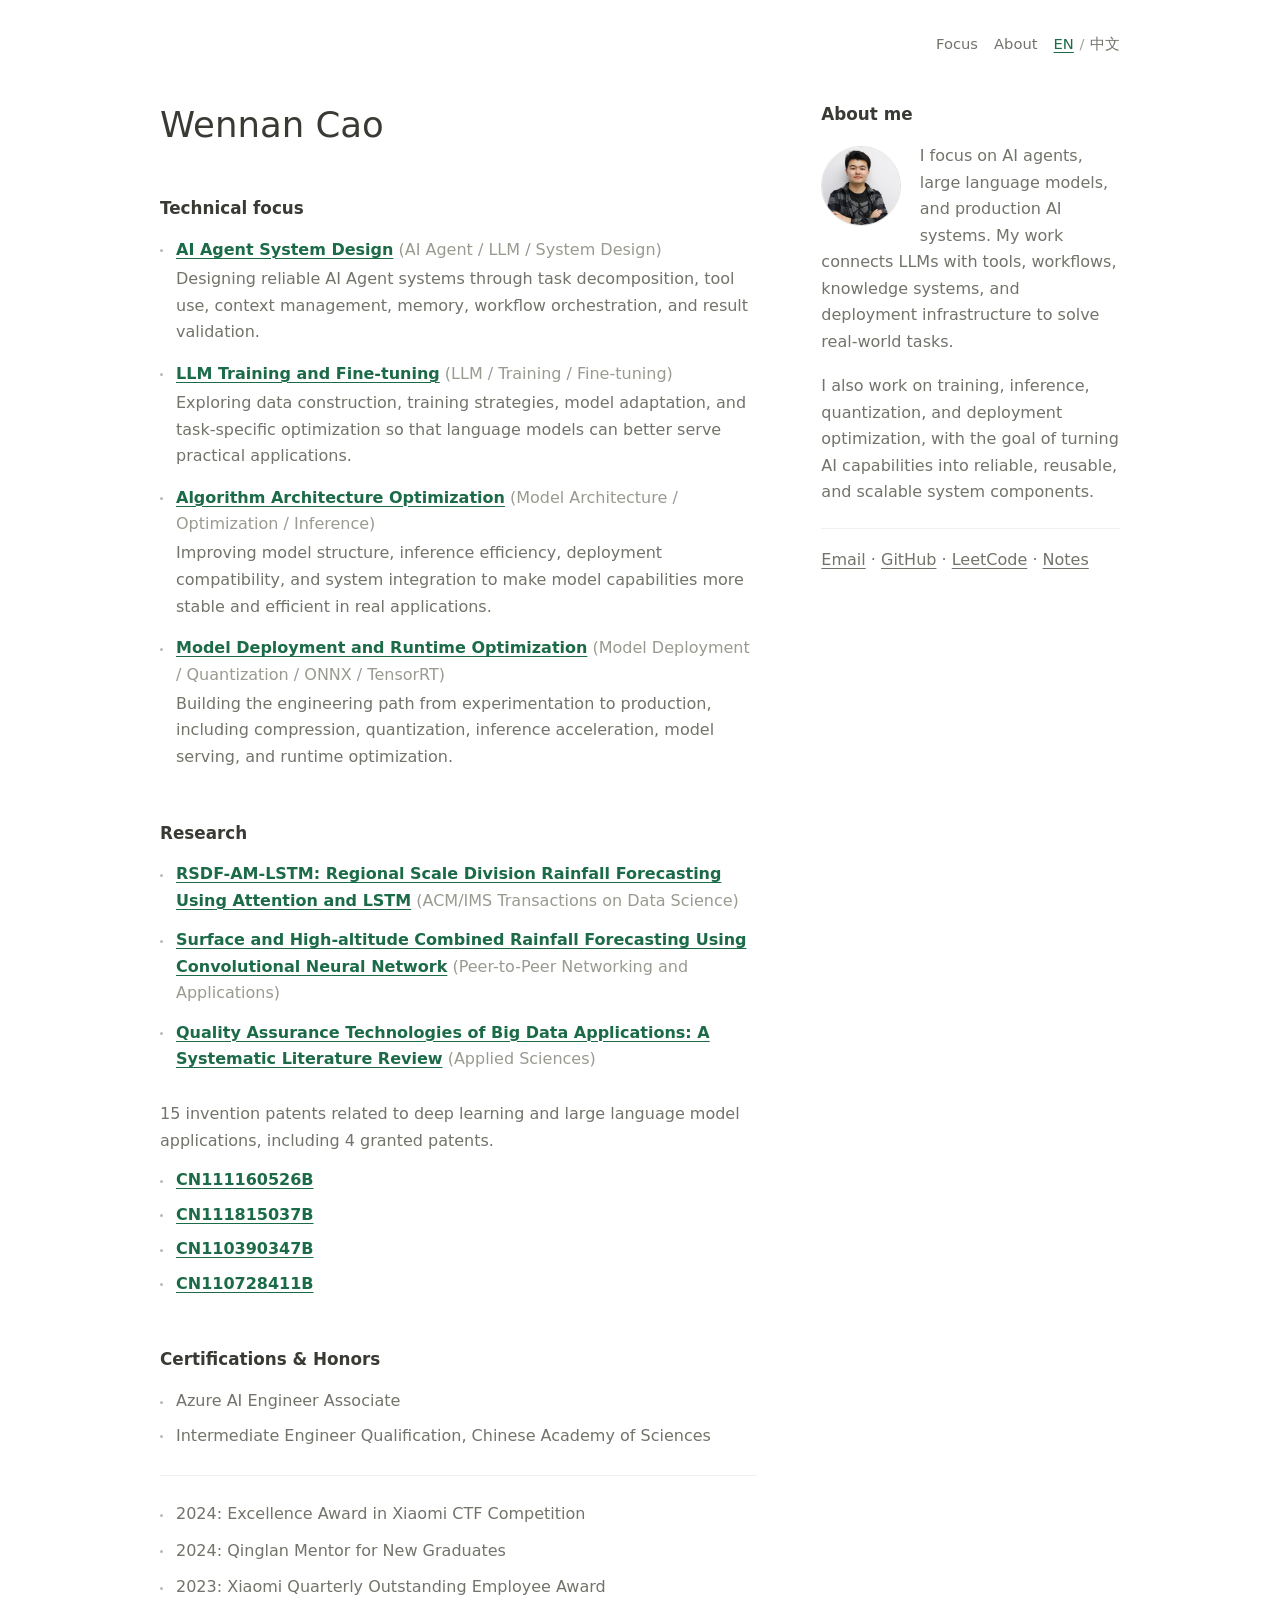
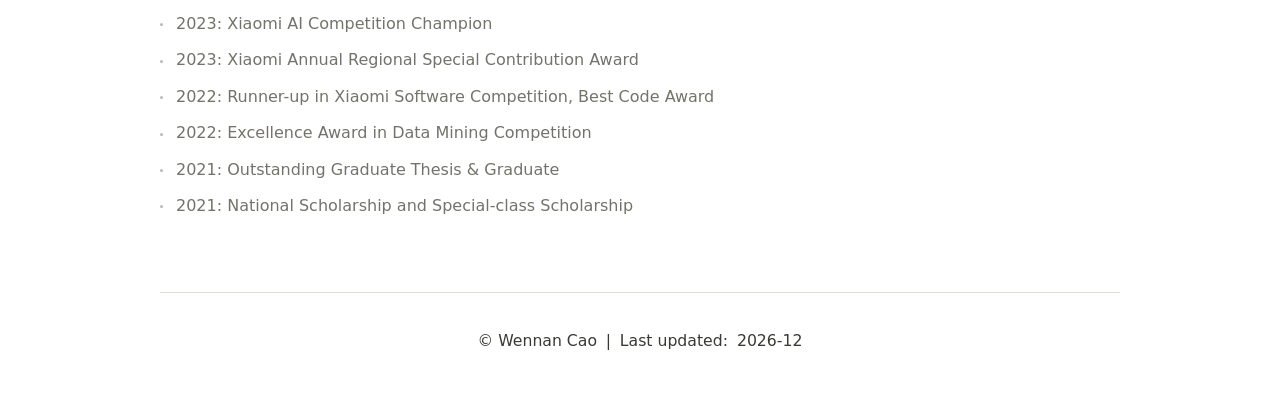
<file: index.html>
<!doctype html>
<html lang="en">
  <head>
    <meta charset="utf-8" />
    <meta name="viewport" content="width=device-width, initial-scale=1" />
    <meta
      name="description"
      content="Personal website of Wennan Cao, focusing on AI Agent systems, LLM training, algorithm architecture optimization, model deployment, research, patents, certifications, honors, and AI engineering."
    />
    <meta
      name="keywords"
      content="Wennan Cao, AI Engineer, AI Agent, LLM Training, Model Deployment, AI Engineering, Research, Patents, Certifications, Honors"
    />
    <meta property="og:title" content="Wennan Cao / Cao Wennan" />
    <meta
      property="og:description"
      content="Personal website of Wennan Cao, focusing on AI Agent systems, LLM training, algorithm architecture optimization, model deployment, research, patents, certifications, honors, and AI engineering."
    />
    <meta property="og:type" content="website" />
    <meta property="og:url" content="https://wennancao.com/" />
    <meta name="theme-color" content="#ffffff" />
    <link rel="icon" href="/favicon.ico?v=20260623-round" sizes="any" />
    <link rel="icon" type="image/png" href="/assets/favicon-32.png?v=20260623-round" />
    <link rel="apple-touch-icon" href="/assets/apple-touch-icon.png?v=20260623-round" />
    <title>Wennan Cao / Cao Wennan</title>
    <link rel="stylesheet" href="styles.css?v=20260623-4" />
  </head>
  <body>
    <a class="skip-link" href="#content">Skip to content</a>

    <header class="site-header" aria-label="Site header">
      <nav class="top-links" aria-label="Primary navigation">
        <a href="#focus" data-i18n="navFocus">Focus</a>
        <a href="#about" data-i18n="navAbout">About</a>
        <div class="language-switch" aria-label="Language switch">
          <button type="button" class="language-option is-active" data-lang="en">EN</button>
          <span aria-hidden="true">/</span>
          <button type="button" class="language-option" data-lang="zh">中文</button>
        </div>
      </nav>
    </header>

    <main id="content" class="page-shell">
      <article class="main-column">
        <section class="intro" aria-labelledby="page-title">
          <h1 id="page-title" data-i18n="title">Wennan Cao</h1>
        </section>

        <section class="prose-section" id="focus" aria-labelledby="focus-title">
          <h2 id="focus-title">
            <a href="#focus" data-i18n="focusTitle">Technical focus</a>
          </h2>
          <ul class="archive-list" data-list="focus"></ul>
        </section>

        <section class="prose-section research-section" id="research" aria-labelledby="research-title">
          <h2 id="research-title">
            <a href="#research" data-i18n="researchTitle">Research</a>
          </h2>

          <ul class="archive-list research-list" data-list="publications"></ul>
          <p class="research-intro" data-i18n="patentsIntro">
            15 invention patents related to deep learning and large language
            model applications, including 4 granted patents.
          </p>
          <ul class="archive-list compact-list" data-list="patents"></ul>
        </section>

        <section class="prose-section credentials-section" id="credentials" aria-labelledby="credentials-title">
          <h2 id="credentials-title">
            <a href="#credentials" data-i18n="credentialsTitle">Certifications &amp; Honors</a>
          </h2>

          <ul class="archive-list compact-list" data-list="certifications"></ul>
          <hr class="credentials-divider" />
          <ul class="archive-list honors-list" data-list="honors"></ul>
        </section>

      </article>

      <aside class="side-column" id="about" aria-labelledby="about-title">
        <section class="about-panel">
          <h2 id="about-title">
            <a href="#about" data-i18n="aboutTitle">About me</a>
          </h2>
          <img
            class="avatar"
            src="assets/wennan-cao.png"
            alt="Portrait of Wennan Cao"
            width="120"
            height="120"
          />
          <div class="about-copy" data-i18n-html="aboutBody">
            <p>
              I focus on AI agents, large language models, and production AI
              systems. My work connects LLMs with tools, workflows, knowledge
              systems, and deployment infrastructure to solve real-world tasks.
            </p>
            <p>
              I also work on training, inference, quantization, and deployment
              optimization, with the goal of turning AI capabilities into
              reliable, reusable, and scalable system components.
            </p>
          </div>
          <hr />
          <p class="social-links" aria-label="Social links">
            <a href="mailto:wennancao61@gmail.com">Email</a>
            <span aria-hidden="true">&middot;</span>
            <a href="https://github.com/GCSimba" rel="noreferrer">GitHub</a>
            <span aria-hidden="true">&middot;</span>
            <a href="https://leetcode.cn/u/g1gc/" rel="noreferrer">LeetCode</a>
            <span aria-hidden="true">&middot;</span>
            <a href="/notes/">Notes</a>
          </p>
        </section>
      </aside>
    </main>

    <footer class="site-footer">
      <p class="footer-signature">
        <span>© Wennan Cao</span>
        <span class="footer-divider" aria-hidden="true">|</span>
        <span>
          <span data-i18n="lastUpdated">Last updated:</span>
          <time class="last-updated"></time>
        </span>
      </p>
    </footer>

    <script src="script.js?v=20260623-4"></script>
  </body>
</html>
</file>
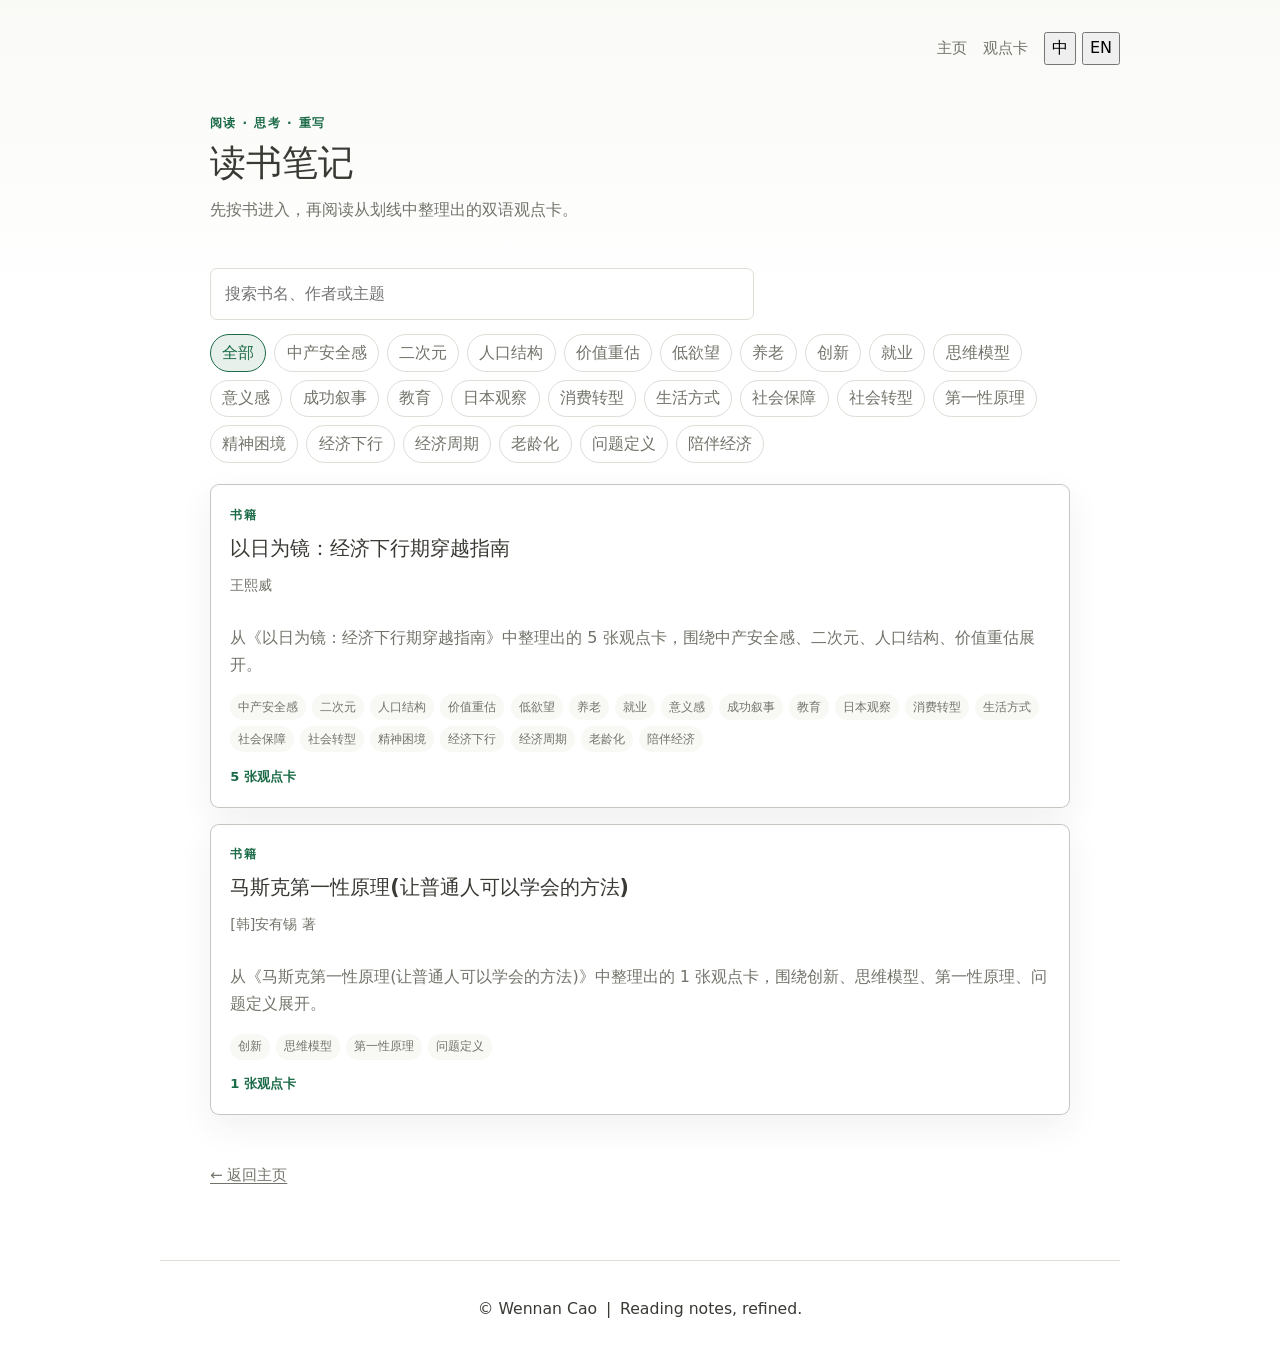
<file: notes/index.html>
<!doctype html>
<html lang="zh-CN">
<head>
  <meta charset="utf-8">
  <meta name="viewport" content="width=device-width, initial-scale=1">
  <meta name="description" content="按书整理、凝练并审核发布的中英双语观点卡。">
  <meta property="og:title" content="读书笔记 / Wennan Cao">
  <meta property="og:description" content="按书整理、凝练并审核发布的中英双语观点卡。">
  <meta property="og:type" content="article">
  <meta property="og:url" content="https://wennancao.com/notes/">
  <meta name="theme-color" content="#ffffff">
  <link rel="icon" href="/favicon.ico?v=20260706-cards" sizes="any">
  <title>读书笔记 / Wennan Cao</title>
  <link rel="stylesheet" href="/styles.css?v=20260711-source-full">
</head>
<body class="notes-page">
  <a class="skip-link" href="#content">跳到正文</a>
  <header class="site-header" aria-label="网站页眉">
    <nav class="top-links" aria-label="主导航"><a href="/">主页</a><a href="/notes/">观点卡</a></nav>
    <div class="language-switch" role="group" aria-label="语言"><button type="button" data-language="zh" aria-pressed="true">中</button><button type="button" data-language="en" aria-pressed="false">EN</button></div>
  </header>
  <main id="content" class="page-shell">
  <section class="intro notes-hero" aria-labelledby="notes-title">
    <p class="eyebrow" data-lang="zh">阅读 · 思考 · 重写</p><p class="eyebrow" data-lang="en" hidden>Read · Think · Rewrite</p>
    <h1 id="notes-title" data-lang="zh">读书笔记</h1><h1 data-lang="en" hidden>Reading Notes</h1>
    <p class="notes-lede" data-lang="zh">先按书进入，再阅读从划线中整理出的双语观点卡。</p>
    <p class="notes-lede" data-lang="en" hidden>Enter by book, then read bilingual knowledge cards distilled from highlights.</p>
  </section>
  <section class="card-controls" aria-label="筛选书籍">
    <label><span class="sr-only">搜索书籍</span><input id="card-search" type="search" placeholder="搜索书名、作者或主题" data-placeholder-zh="搜索书名、作者或主题" data-placeholder-en="Search books, authors, or themes" autocomplete="off"></label>
    <div class="tag-filters"><button type="button" class="tag-filter is-active" data-tag="">全部</button><button type="button" class="tag-filter" data-tag="中产安全感">中产安全感</button><button type="button" class="tag-filter" data-tag="二次元">二次元</button><button type="button" class="tag-filter" data-tag="人口结构">人口结构</button><button type="button" class="tag-filter" data-tag="价值重估">价值重估</button><button type="button" class="tag-filter" data-tag="低欲望">低欲望</button><button type="button" class="tag-filter" data-tag="养老">养老</button><button type="button" class="tag-filter" data-tag="创新">创新</button><button type="button" class="tag-filter" data-tag="就业">就业</button><button type="button" class="tag-filter" data-tag="思维模型">思维模型</button><button type="button" class="tag-filter" data-tag="意义感">意义感</button><button type="button" class="tag-filter" data-tag="成功叙事">成功叙事</button><button type="button" class="tag-filter" data-tag="教育">教育</button><button type="button" class="tag-filter" data-tag="日本观察">日本观察</button><button type="button" class="tag-filter" data-tag="消费转型">消费转型</button><button type="button" class="tag-filter" data-tag="生活方式">生活方式</button><button type="button" class="tag-filter" data-tag="社会保障">社会保障</button><button type="button" class="tag-filter" data-tag="社会转型">社会转型</button><button type="button" class="tag-filter" data-tag="第一性原理">第一性原理</button><button type="button" class="tag-filter" data-tag="精神困境">精神困境</button><button type="button" class="tag-filter" data-tag="经济下行">经济下行</button><button type="button" class="tag-filter" data-tag="经济周期">经济周期</button><button type="button" class="tag-filter" data-tag="老龄化">老龄化</button><button type="button" class="tag-filter" data-tag="问题定义">问题定义</button><button type="button" class="tag-filter" data-tag="陪伴经济">陪伴经济</button></div>
  </section>
  <section id="card-grid" class="knowledge-grid book-grid" aria-live="polite"><article class="knowledge-card book-card" data-search="以日为镜：经济下行期穿越指南 王熙威 从《以日为镜：经济下行期穿越指南》中整理出的 5 张观点卡，围绕中产安全感、二次元、人口结构、价值重估展开。 5 knowledge cards distilled from 以日为镜：经济下行期穿越指南. 中产安全感 二次元 人口结构 价值重估 低欲望 养老 就业 意义感 成功叙事 教育 日本观察 消费转型 生活方式 社会保障 社会转型 精神困境 经济下行 经济周期 老龄化 陪伴经济" data-tags="中产安全感|二次元|人口结构|价值重估|低欲望|养老|就业|意义感|成功叙事|教育|日本观察|消费转型|生活方式|社会保障|社会转型|精神困境|经济下行|经济周期|老龄化|陪伴经济">
  <a class="knowledge-card-link book-card-link" href="/notes/books/book-3300206286/">
    <span class="card-kicker" data-lang="zh">书籍</span><span class="card-kicker" data-lang="en" hidden>Book</span>
    <h2>以日为镜：经济下行期穿越指南</h2>
    <p class="book-author">王熙威</p>
    <p data-lang="zh">从《以日为镜：经济下行期穿越指南》中整理出的 5 张观点卡，围绕中产安全感、二次元、人口结构、价值重估展开。</p><p data-lang="en" hidden>5 knowledge cards distilled from 以日为镜：经济下行期穿越指南.</p>
    <ul class="card-tags" aria-label="标签"><li>中产安全感</li><li>二次元</li><li>人口结构</li><li>价值重估</li><li>低欲望</li><li>养老</li><li>就业</li><li>意义感</li><li>成功叙事</li><li>教育</li><li>日本观察</li><li>消费转型</li><li>生活方式</li><li>社会保障</li><li>社会转型</li><li>精神困境</li><li>经济下行</li><li>经济周期</li><li>老龄化</li><li>陪伴经济</li></ul>
    <span class="book-count"><span data-lang="zh">5 张观点卡</span><span data-lang="en" hidden>5 cards</span></span>
  </a>
</article>
<article class="knowledge-card book-card" data-search="马斯克第一性原理(让普通人可以学会的方法) [韩]安有锡  著 从《马斯克第一性原理(让普通人可以学会的方法)》中整理出的 1 张观点卡，围绕创新、思维模型、第一性原理、问题定义展开。 1 knowledge card distilled from 马斯克第一性原理(让普通人可以学会的方法). 创新 思维模型 第一性原理 问题定义" data-tags="创新|思维模型|第一性原理|问题定义">
  <a class="knowledge-card-link book-card-link" href="/notes/books/book-3300209718/">
    <span class="card-kicker" data-lang="zh">书籍</span><span class="card-kicker" data-lang="en" hidden>Book</span>
    <h2>马斯克第一性原理(让普通人可以学会的方法)</h2>
    <p class="book-author">[韩]安有锡  著</p>
    <p data-lang="zh">从《马斯克第一性原理(让普通人可以学会的方法)》中整理出的 1 张观点卡，围绕创新、思维模型、第一性原理、问题定义展开。</p><p data-lang="en" hidden>1 knowledge card distilled from 马斯克第一性原理(让普通人可以学会的方法).</p>
    <ul class="card-tags" aria-label="标签"><li>创新</li><li>思维模型</li><li>第一性原理</li><li>问题定义</li></ul>
    <span class="book-count"><span data-lang="zh">1 张观点卡</span><span data-lang="en" hidden>1 card</span></span>
  </a>
</article></section>
  <p id="no-results" class="notes-empty" hidden><span data-lang="zh">没有匹配的书籍。</span><span data-lang="en" hidden>No matching books.</span></p>
  <p class="back-link"><a href="/">← 返回主页</a></p>
</main>
  <footer class="site-footer"><p class="footer-signature"><span>© Wennan Cao</span><span class="footer-divider" aria-hidden="true">|</span><span>Reading notes, refined.</span></p></footer>
  <script src="/notes/notes.js?v=20260706-cards" defer></script>
</body>
</html>
</file>
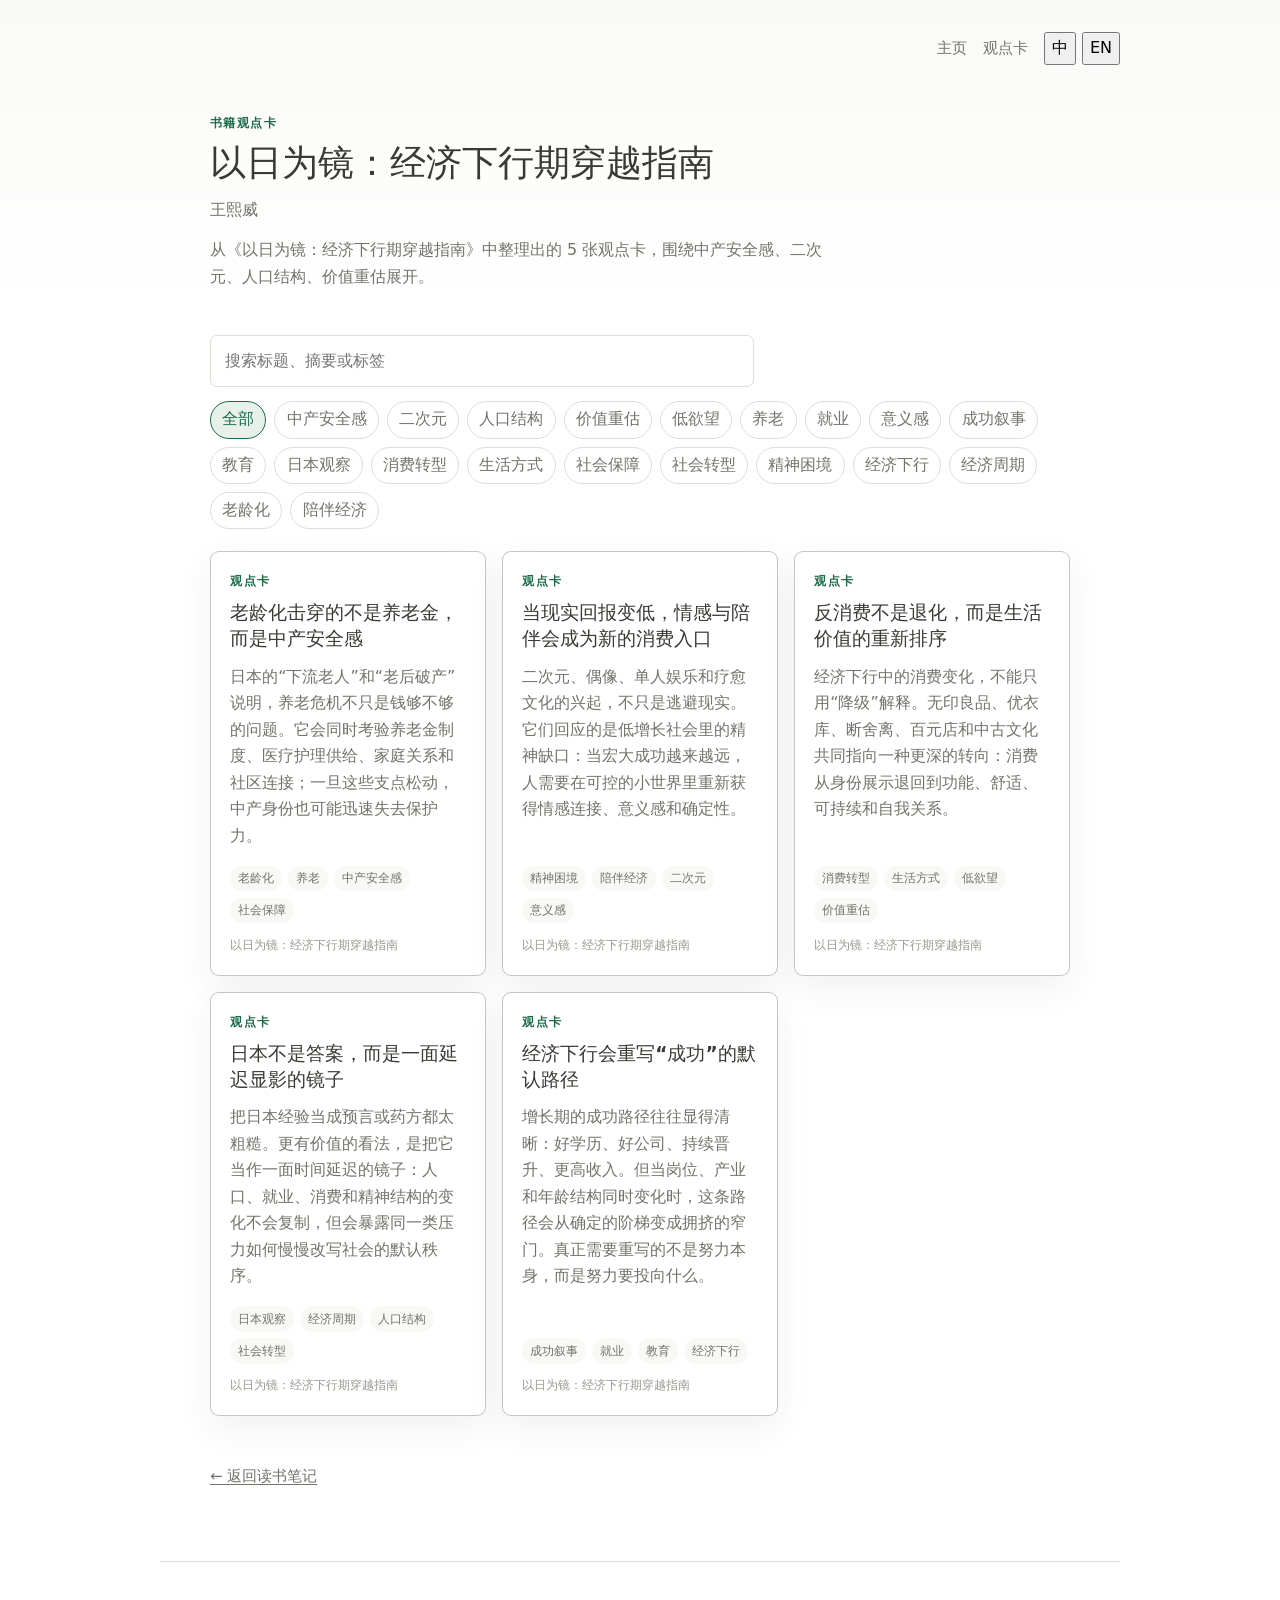
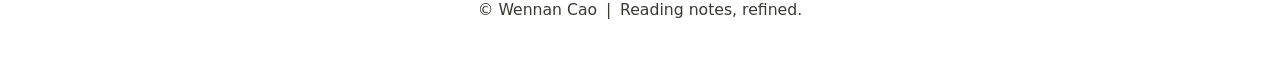
<file: notes/books/book-3300206286/index.html>
<!doctype html>
<html lang="zh-CN">
<head>
  <meta charset="utf-8">
  <meta name="viewport" content="width=device-width, initial-scale=1">
  <meta name="description" content="从《以日为镜：经济下行期穿越指南》中整理出的 5 张观点卡，围绕中产安全感、二次元、人口结构、价值重估展开。">
  <meta property="og:title" content="以日为镜：经济下行期穿越指南 / Wennan Cao">
  <meta property="og:description" content="从《以日为镜：经济下行期穿越指南》中整理出的 5 张观点卡，围绕中产安全感、二次元、人口结构、价值重估展开。">
  <meta property="og:type" content="article">
  <meta property="og:url" content="https://wennancao.com/notes/books/book-3300206286/">
  <meta name="theme-color" content="#ffffff">
  <link rel="icon" href="/favicon.ico?v=20260706-cards" sizes="any">
  <title>以日为镜：经济下行期穿越指南 / Wennan Cao</title>
  <link rel="stylesheet" href="/styles.css?v=20260711-source-full">
</head>
<body class="notes-page">
  <a class="skip-link" href="#content">跳到正文</a>
  <header class="site-header" aria-label="网站页眉">
    <nav class="top-links" aria-label="主导航"><a href="/">主页</a><a href="/notes/">观点卡</a></nav>
    <div class="language-switch" role="group" aria-label="语言"><button type="button" data-language="zh" aria-pressed="true">中</button><button type="button" data-language="en" aria-pressed="false">EN</button></div>
  </header>
  <main id="content" class="page-shell">
  <section class="intro notes-hero" aria-labelledby="book-title">
    <p class="eyebrow" data-lang="zh">书籍观点卡</p><p class="eyebrow" data-lang="en" hidden>Book cards</p>
    <h1 id="book-title">以日为镜：经济下行期穿越指南</h1>
    <p class="notes-lede">王熙威</p>
    <p class="notes-lede" data-lang="zh">从《以日为镜：经济下行期穿越指南》中整理出的 5 张观点卡，围绕中产安全感、二次元、人口结构、价值重估展开。</p>
    <p class="notes-lede" data-lang="en" hidden>5 knowledge cards distilled from 以日为镜：经济下行期穿越指南.</p>
  </section>
  <section class="card-controls" aria-label="筛选观点卡">
    <label><span class="sr-only">搜索观点卡</span><input id="card-search" type="search" placeholder="搜索标题、摘要或标签" data-placeholder-zh="搜索标题、摘要或标签" data-placeholder-en="Search titles, summaries, or tags" autocomplete="off"></label>
    <div class="tag-filters"><button type="button" class="tag-filter is-active" data-tag="">全部</button><button type="button" class="tag-filter" data-tag="中产安全感">中产安全感</button><button type="button" class="tag-filter" data-tag="二次元">二次元</button><button type="button" class="tag-filter" data-tag="人口结构">人口结构</button><button type="button" class="tag-filter" data-tag="价值重估">价值重估</button><button type="button" class="tag-filter" data-tag="低欲望">低欲望</button><button type="button" class="tag-filter" data-tag="养老">养老</button><button type="button" class="tag-filter" data-tag="就业">就业</button><button type="button" class="tag-filter" data-tag="意义感">意义感</button><button type="button" class="tag-filter" data-tag="成功叙事">成功叙事</button><button type="button" class="tag-filter" data-tag="教育">教育</button><button type="button" class="tag-filter" data-tag="日本观察">日本观察</button><button type="button" class="tag-filter" data-tag="消费转型">消费转型</button><button type="button" class="tag-filter" data-tag="生活方式">生活方式</button><button type="button" class="tag-filter" data-tag="社会保障">社会保障</button><button type="button" class="tag-filter" data-tag="社会转型">社会转型</button><button type="button" class="tag-filter" data-tag="精神困境">精神困境</button><button type="button" class="tag-filter" data-tag="经济下行">经济下行</button><button type="button" class="tag-filter" data-tag="经济周期">经济周期</button><button type="button" class="tag-filter" data-tag="老龄化">老龄化</button><button type="button" class="tag-filter" data-tag="陪伴经济">陪伴经济</button></div>
  </section>
  <section id="card-grid" class="knowledge-grid" aria-live="polite"><article class="knowledge-card" data-search="老龄化击穿的不是养老金，而是中产安全感 日本的“下流老人”和“老后破产”说明，养老危机不只是钱够不够的问题。它会同时考验养老金制度、医疗护理供给、家庭关系和社区连接；一旦这些支点松动，中产身份也可能迅速失去保护力。 aging breaks not just pensions, but the middle-class promise of security japan&#x27;s &quot;downwardly mobile elderly&quot; and &quot;bankruptcy in old age&quot; show that the retirement crisis is not only about whether there is enough money. it tests pension systems, medical and care supply, family relationships, and community ties all at once. once those supports loosen, middle-class identity can quickly lose its protective power. 以日为镜：经济下行期穿越指南" data-tags="老龄化|养老|中产安全感|社会保障">
  <a class="knowledge-card-link" href="/notes/cards/aging-breaks-middle-class-promise/">
    <span class="card-kicker" data-lang="zh">观点卡</span><span class="card-kicker" data-lang="en" hidden>Knowledge card</span>
    <h2 data-lang="zh">老龄化击穿的不是养老金，而是中产安全感</h2><h2 data-lang="en" hidden>Aging Breaks Not Just Pensions, but the Middle-Class Promise of Security</h2>
    <p data-lang="zh">日本的“下流老人”和“老后破产”说明，养老危机不只是钱够不够的问题。它会同时考验养老金制度、医疗护理供给、家庭关系和社区连接；一旦这些支点松动，中产身份也可能迅速失去保护力。</p><p data-lang="en" hidden>Japan&#x27;s &quot;downwardly mobile elderly&quot; and &quot;bankruptcy in old age&quot; show that the retirement crisis is not only about whether there is enough money. It tests pension systems, medical and care supply, family relationships, and community ties all at once. Once those supports loosen, middle-class identity can quickly lose its protective power.</p>
    <ul class="card-tags" aria-label="标签"><li>老龄化</li><li>养老</li><li>中产安全感</li><li>社会保障</li></ul>
    <span class="card-source">以日为镜：经济下行期穿越指南</span>
  </a>
</article>
<article class="knowledge-card" data-search="当现实回报变低，情感与陪伴会成为新的消费入口 二次元、偶像、单人娱乐和疗愈文化的兴起，不只是逃避现实。它们回应的是低增长社会里的精神缺口：当宏大成功越来越远，人需要在可控的小世界里重新获得情感连接、意义感和确定性。 when reality pays less, emotion and companionship become new entrances to consumption the rise of anime culture, idols, solo entertainment, and healing culture is not merely an escape from reality. it responds to a spiritual gap in a low-growth society: when grand success feels increasingly distant, people need to regain emotional connection, meaning, and certainty inside small, controllable worlds. 以日为镜：经济下行期穿越指南" data-tags="精神困境|陪伴经济|二次元|意义感">
  <a class="knowledge-card-link" href="/notes/cards/reality-retreat-and-companion-economy/">
    <span class="card-kicker" data-lang="zh">观点卡</span><span class="card-kicker" data-lang="en" hidden>Knowledge card</span>
    <h2 data-lang="zh">当现实回报变低，情感与陪伴会成为新的消费入口</h2><h2 data-lang="en" hidden>When Reality Pays Less, Emotion and Companionship Become New Entrances to Consumption</h2>
    <p data-lang="zh">二次元、偶像、单人娱乐和疗愈文化的兴起，不只是逃避现实。它们回应的是低增长社会里的精神缺口：当宏大成功越来越远，人需要在可控的小世界里重新获得情感连接、意义感和确定性。</p><p data-lang="en" hidden>The rise of anime culture, idols, solo entertainment, and healing culture is not merely an escape from reality. It responds to a spiritual gap in a low-growth society: when grand success feels increasingly distant, people need to regain emotional connection, meaning, and certainty inside small, controllable worlds.</p>
    <ul class="card-tags" aria-label="标签"><li>精神困境</li><li>陪伴经济</li><li>二次元</li><li>意义感</li></ul>
    <span class="card-source">以日为镜：经济下行期穿越指南</span>
  </a>
</article>
<article class="knowledge-card" data-search="反消费不是退化，而是生活价值的重新排序 经济下行中的消费变化，不能只用“降级”解释。无印良品、优衣库、断舍离、百元店和中古文化共同指向一种更深的转向：消费从身份展示退回到功能、舒适、可持续和自我关系。 anti-consumption is not regression, but a reordering of life values consumption changes in a downturn cannot be explained only as &quot;downgrading.&quot; muji, uniqlo, decluttering, 100-yen shops, and secondhand culture point to a deeper shift: consumption retreats from identity display toward function, comfort, sustainability, and one&#x27;s relationship with the self. 以日为镜：经济下行期穿越指南" data-tags="消费转型|生活方式|低欲望|价值重估">
  <a class="knowledge-card-link" href="/notes/cards/quiet-consumption-revolution/">
    <span class="card-kicker" data-lang="zh">观点卡</span><span class="card-kicker" data-lang="en" hidden>Knowledge card</span>
    <h2 data-lang="zh">反消费不是退化，而是生活价值的重新排序</h2><h2 data-lang="en" hidden>Anti-Consumption Is Not Regression, but a Reordering of Life Values</h2>
    <p data-lang="zh">经济下行中的消费变化，不能只用“降级”解释。无印良品、优衣库、断舍离、百元店和中古文化共同指向一种更深的转向：消费从身份展示退回到功能、舒适、可持续和自我关系。</p><p data-lang="en" hidden>Consumption changes in a downturn cannot be explained only as &quot;downgrading.&quot; Muji, Uniqlo, decluttering, 100-yen shops, and secondhand culture point to a deeper shift: consumption retreats from identity display toward function, comfort, sustainability, and one&#x27;s relationship with the self.</p>
    <ul class="card-tags" aria-label="标签"><li>消费转型</li><li>生活方式</li><li>低欲望</li><li>价值重估</li></ul>
    <span class="card-source">以日为镜：经济下行期穿越指南</span>
  </a>
</article>
<article class="knowledge-card" data-search="日本不是答案，而是一面延迟显影的镜子 把日本经验当成预言或药方都太粗糙。更有价值的看法，是把它当作一面时间延迟的镜子：人口、就业、消费和精神结构的变化不会复制，但会暴露同一类压力如何慢慢改写社会的默认秩序。 japan is not the answer, but a delayed mirror treating japan&#x27;s experience as either prophecy or prescription is too crude. its greater value is as a delayed mirror: changes in population, employment, consumption, and spiritual life will not be copied exactly, but they can reveal how similar pressures slowly rewrite a society&#x27;s default order. 以日为镜：经济下行期穿越指南" data-tags="日本观察|经济周期|人口结构|社会转型">
  <a class="knowledge-card-link" href="/notes/cards/japan-as-mirror-not-answer/">
    <span class="card-kicker" data-lang="zh">观点卡</span><span class="card-kicker" data-lang="en" hidden>Knowledge card</span>
    <h2 data-lang="zh">日本不是答案，而是一面延迟显影的镜子</h2><h2 data-lang="en" hidden>Japan Is Not the Answer, but a Delayed Mirror</h2>
    <p data-lang="zh">把日本经验当成预言或药方都太粗糙。更有价值的看法，是把它当作一面时间延迟的镜子：人口、就业、消费和精神结构的变化不会复制，但会暴露同一类压力如何慢慢改写社会的默认秩序。</p><p data-lang="en" hidden>Treating Japan&#x27;s experience as either prophecy or prescription is too crude. Its greater value is as a delayed mirror: changes in population, employment, consumption, and spiritual life will not be copied exactly, but they can reveal how similar pressures slowly rewrite a society&#x27;s default order.</p>
    <ul class="card-tags" aria-label="标签"><li>日本观察</li><li>经济周期</li><li>人口结构</li><li>社会转型</li></ul>
    <span class="card-source">以日为镜：经济下行期穿越指南</span>
  </a>
</article>
<article class="knowledge-card" data-search="经济下行会重写“成功”的默认路径 增长期的成功路径往往显得清晰：好学历、好公司、持续晋升、更高收入。但当岗位、产业和年龄结构同时变化时，这条路径会从确定的阶梯变成拥挤的窄门。真正需要重写的不是努力本身，而是努力要投向什么。 downturns rewrite the default path of success in a growth period, the path to success often looks clear: good credentials, a good company, steady promotion, higher income. but when jobs, industries, and age structures all change at once, that path shifts from a reliable staircase into a crowded narrow gate. what needs rewriting is not effort itself, but where effort should be invested. 以日为镜：经济下行期穿越指南" data-tags="成功叙事|就业|教育|经济下行">
  <a class="knowledge-card-link" href="/notes/cards/downturn-rewrites-success/">
    <span class="card-kicker" data-lang="zh">观点卡</span><span class="card-kicker" data-lang="en" hidden>Knowledge card</span>
    <h2 data-lang="zh">经济下行会重写“成功”的默认路径</h2><h2 data-lang="en" hidden>Downturns Rewrite the Default Path of Success</h2>
    <p data-lang="zh">增长期的成功路径往往显得清晰：好学历、好公司、持续晋升、更高收入。但当岗位、产业和年龄结构同时变化时，这条路径会从确定的阶梯变成拥挤的窄门。真正需要重写的不是努力本身，而是努力要投向什么。</p><p data-lang="en" hidden>In a growth period, the path to success often looks clear: good credentials, a good company, steady promotion, higher income. But when jobs, industries, and age structures all change at once, that path shifts from a reliable staircase into a crowded narrow gate. What needs rewriting is not effort itself, but where effort should be invested.</p>
    <ul class="card-tags" aria-label="标签"><li>成功叙事</li><li>就业</li><li>教育</li><li>经济下行</li></ul>
    <span class="card-source">以日为镜：经济下行期穿越指南</span>
  </a>
</article></section>
  <p id="no-results" class="notes-empty" hidden><span data-lang="zh">没有匹配的观点卡。</span><span data-lang="en" hidden>No matching cards.</span></p>
  <p class="back-link"><a href="/notes/">← 返回读书笔记</a></p>
</main>
  <footer class="site-footer"><p class="footer-signature"><span>© Wennan Cao</span><span class="footer-divider" aria-hidden="true">|</span><span>Reading notes, refined.</span></p></footer>
  <script src="/notes/notes.js?v=20260706-cards" defer></script>
</body>
</html>
</file>
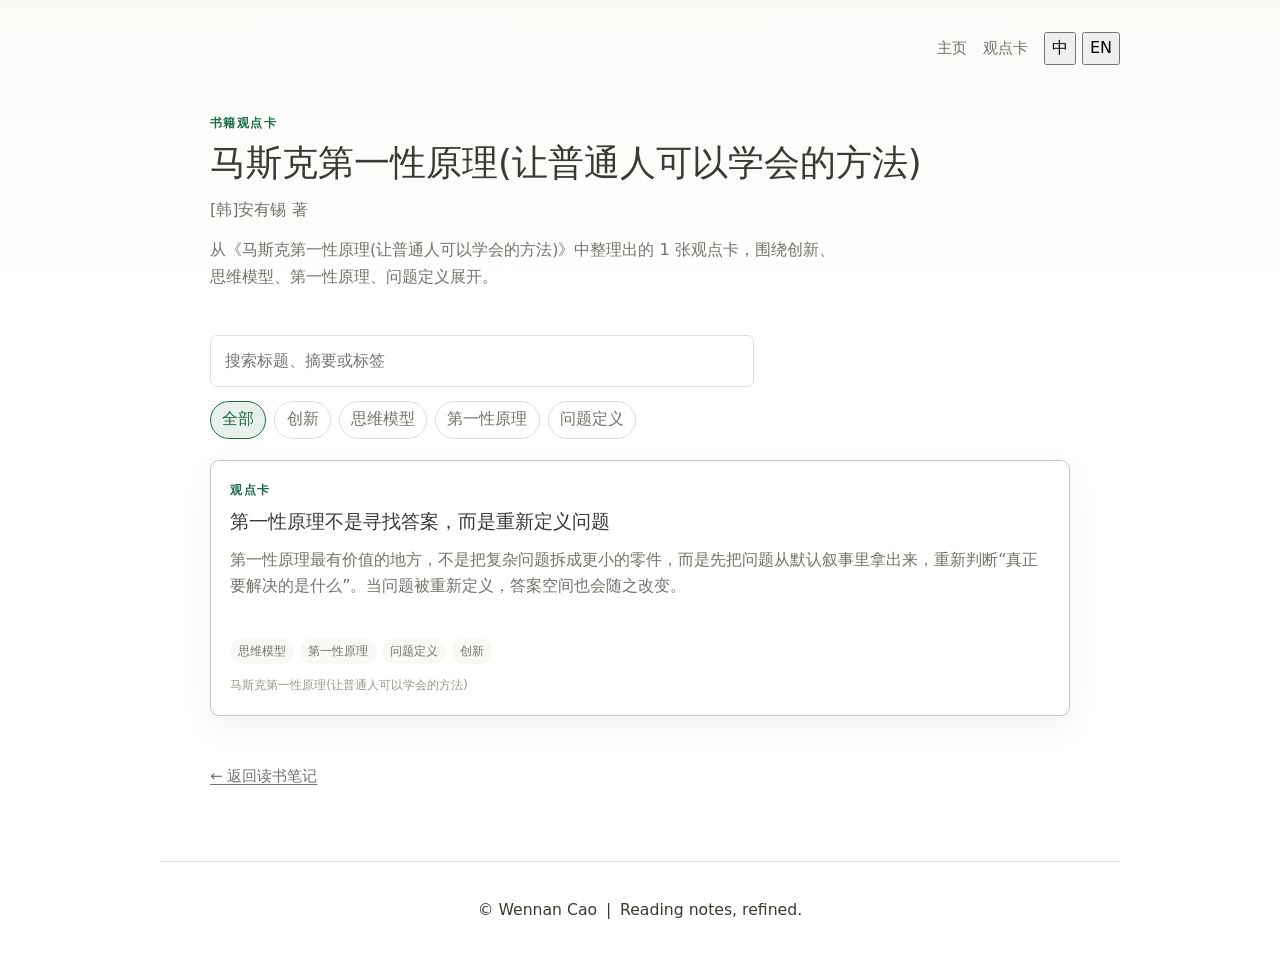
<file: notes/books/book-3300209718/index.html>
<!doctype html>
<html lang="zh-CN">
<head>
  <meta charset="utf-8">
  <meta name="viewport" content="width=device-width, initial-scale=1">
  <meta name="description" content="从《马斯克第一性原理(让普通人可以学会的方法)》中整理出的 1 张观点卡，围绕创新、思维模型、第一性原理、问题定义展开。">
  <meta property="og:title" content="马斯克第一性原理(让普通人可以学会的方法) / Wennan Cao">
  <meta property="og:description" content="从《马斯克第一性原理(让普通人可以学会的方法)》中整理出的 1 张观点卡，围绕创新、思维模型、第一性原理、问题定义展开。">
  <meta property="og:type" content="article">
  <meta property="og:url" content="https://wennancao.com/notes/books/book-3300209718/">
  <meta name="theme-color" content="#ffffff">
  <link rel="icon" href="/favicon.ico?v=20260706-cards" sizes="any">
  <title>马斯克第一性原理(让普通人可以学会的方法) / Wennan Cao</title>
  <link rel="stylesheet" href="/styles.css?v=20260711-source-full">
</head>
<body class="notes-page">
  <a class="skip-link" href="#content">跳到正文</a>
  <header class="site-header" aria-label="网站页眉">
    <nav class="top-links" aria-label="主导航"><a href="/">主页</a><a href="/notes/">观点卡</a></nav>
    <div class="language-switch" role="group" aria-label="语言"><button type="button" data-language="zh" aria-pressed="true">中</button><button type="button" data-language="en" aria-pressed="false">EN</button></div>
  </header>
  <main id="content" class="page-shell">
  <section class="intro notes-hero" aria-labelledby="book-title">
    <p class="eyebrow" data-lang="zh">书籍观点卡</p><p class="eyebrow" data-lang="en" hidden>Book cards</p>
    <h1 id="book-title">马斯克第一性原理(让普通人可以学会的方法)</h1>
    <p class="notes-lede">[韩]安有锡  著</p>
    <p class="notes-lede" data-lang="zh">从《马斯克第一性原理(让普通人可以学会的方法)》中整理出的 1 张观点卡，围绕创新、思维模型、第一性原理、问题定义展开。</p>
    <p class="notes-lede" data-lang="en" hidden>1 knowledge card distilled from 马斯克第一性原理(让普通人可以学会的方法).</p>
  </section>
  <section class="card-controls" aria-label="筛选观点卡">
    <label><span class="sr-only">搜索观点卡</span><input id="card-search" type="search" placeholder="搜索标题、摘要或标签" data-placeholder-zh="搜索标题、摘要或标签" data-placeholder-en="Search titles, summaries, or tags" autocomplete="off"></label>
    <div class="tag-filters"><button type="button" class="tag-filter is-active" data-tag="">全部</button><button type="button" class="tag-filter" data-tag="创新">创新</button><button type="button" class="tag-filter" data-tag="思维模型">思维模型</button><button type="button" class="tag-filter" data-tag="第一性原理">第一性原理</button><button type="button" class="tag-filter" data-tag="问题定义">问题定义</button></div>
  </section>
  <section id="card-grid" class="knowledge-grid" aria-live="polite"><article class="knowledge-card" data-search="第一性原理不是寻找答案，而是重新定义问题 第一性原理最有价值的地方，不是把复杂问题拆成更小的零件，而是先把问题从默认叙事里拿出来，重新判断“真正要解决的是什么”。当问题被重新定义，答案空间也会随之改变。 first principles is not about finding an answer—it is about reframing the question the real value of first-principles thinking is not simply breaking a complex problem into smaller parts. it is taking the problem out of its default narrative and asking what actually needs to be solved. once the question is reframed, the space of possible answers changes with it. 马斯克第一性原理(让普通人可以学会的方法)" data-tags="思维模型|第一性原理|问题定义|创新">
  <a class="knowledge-card-link" href="/notes/cards/first-principles-reframe-problem/">
    <span class="card-kicker" data-lang="zh">观点卡</span><span class="card-kicker" data-lang="en" hidden>Knowledge card</span>
    <h2 data-lang="zh">第一性原理不是寻找答案，而是重新定义问题</h2><h2 data-lang="en" hidden>First Principles Is Not About Finding an Answer—It Is About Reframing the Question</h2>
    <p data-lang="zh">第一性原理最有价值的地方，不是把复杂问题拆成更小的零件，而是先把问题从默认叙事里拿出来，重新判断“真正要解决的是什么”。当问题被重新定义，答案空间也会随之改变。</p><p data-lang="en" hidden>The real value of first-principles thinking is not simply breaking a complex problem into smaller parts. It is taking the problem out of its default narrative and asking what actually needs to be solved. Once the question is reframed, the space of possible answers changes with it.</p>
    <ul class="card-tags" aria-label="标签"><li>思维模型</li><li>第一性原理</li><li>问题定义</li><li>创新</li></ul>
    <span class="card-source">马斯克第一性原理(让普通人可以学会的方法)</span>
  </a>
</article></section>
  <p id="no-results" class="notes-empty" hidden><span data-lang="zh">没有匹配的观点卡。</span><span data-lang="en" hidden>No matching cards.</span></p>
  <p class="back-link"><a href="/notes/">← 返回读书笔记</a></p>
</main>
  <footer class="site-footer"><p class="footer-signature"><span>© Wennan Cao</span><span class="footer-divider" aria-hidden="true">|</span><span>Reading notes, refined.</span></p></footer>
  <script src="/notes/notes.js?v=20260706-cards" defer></script>
</body>
</html>
</file>
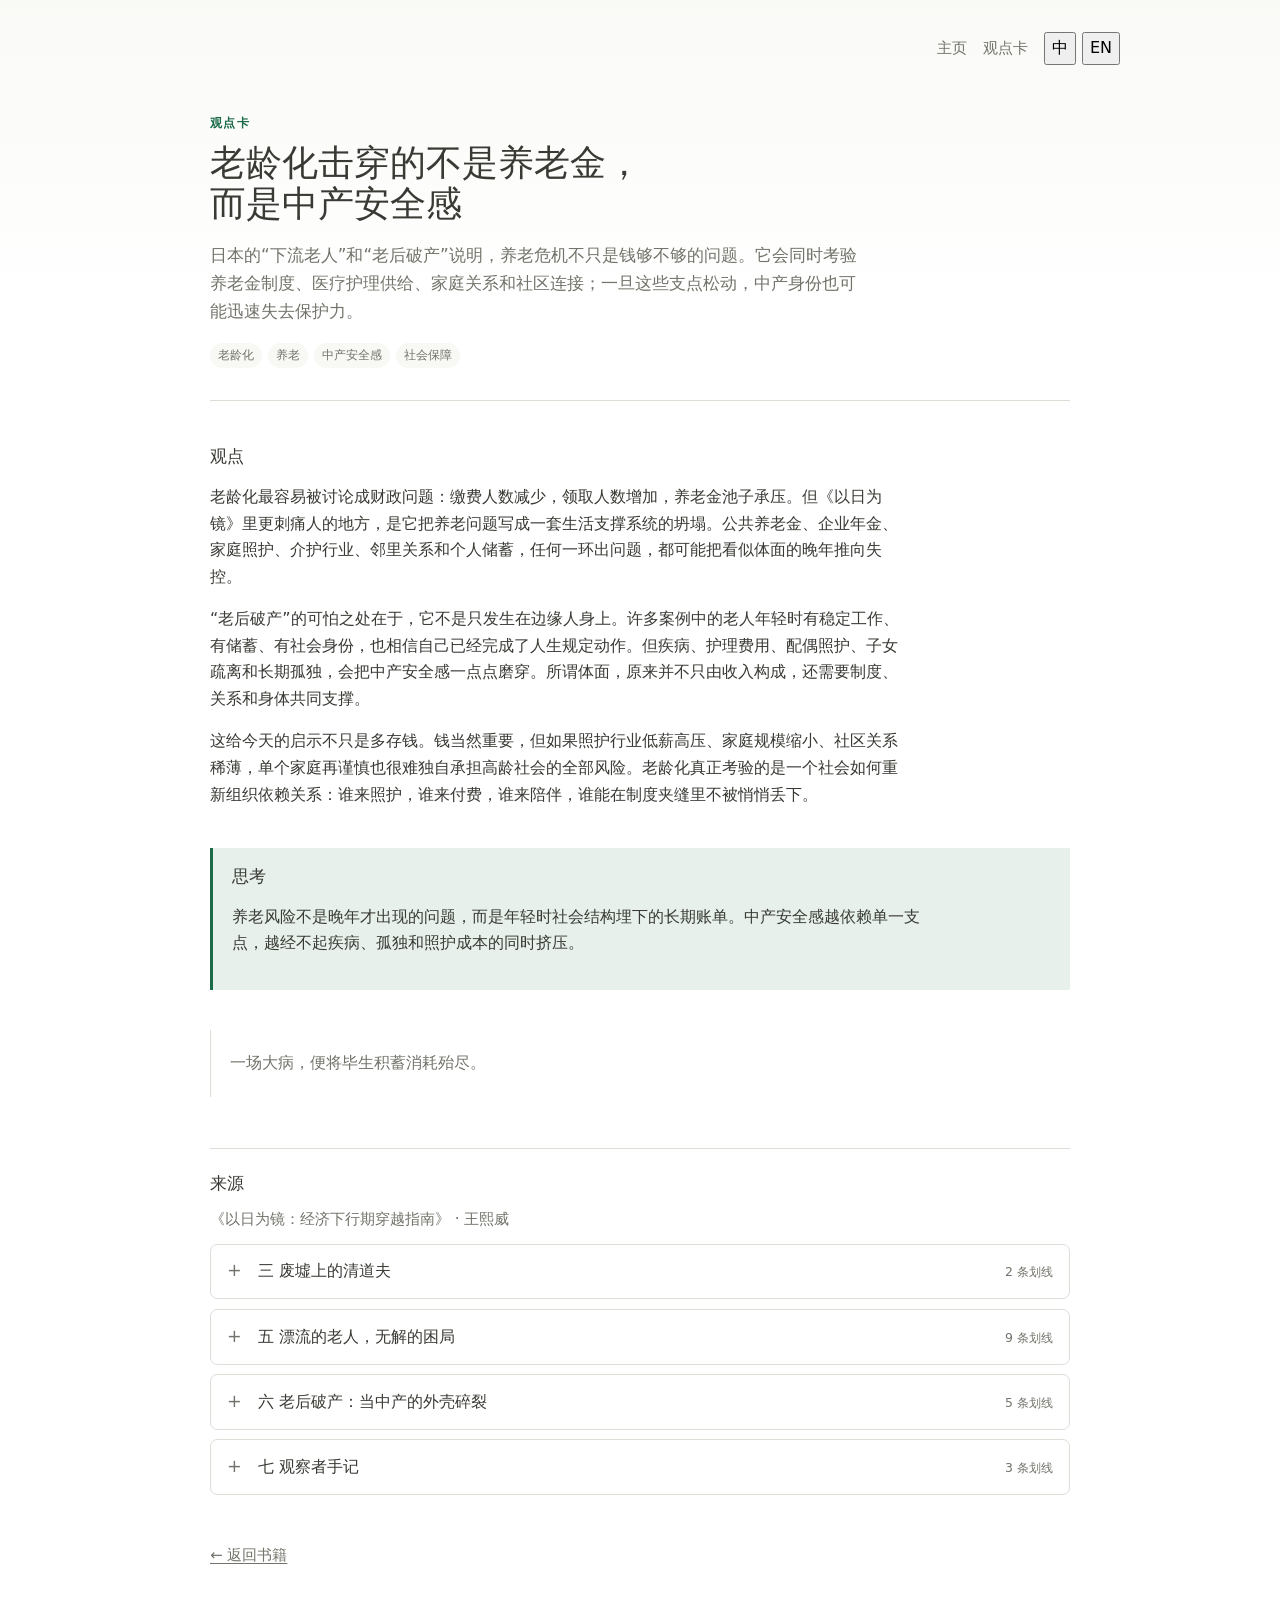
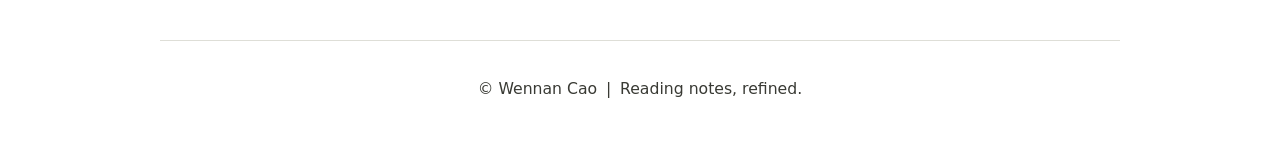
<file: notes/cards/aging-breaks-middle-class-promise/index.html>
<!doctype html>
<html lang="zh-CN">
<head>
  <meta charset="utf-8">
  <meta name="viewport" content="width=device-width, initial-scale=1">
  <meta name="description" content="日本的“下流老人”和“老后破产”说明，养老危机不只是钱够不够的问题。它会同时考验养老金制度、医疗护理供给、家庭关系和社区连接；一旦这些支点松动，中产身份也可能迅速失去保护力。">
  <meta property="og:title" content="老龄化击穿的不是养老金，而是中产安全感 / Wennan Cao">
  <meta property="og:description" content="日本的“下流老人”和“老后破产”说明，养老危机不只是钱够不够的问题。它会同时考验养老金制度、医疗护理供给、家庭关系和社区连接；一旦这些支点松动，中产身份也可能迅速失去保护力。">
  <meta property="og:type" content="article">
  <meta property="og:url" content="https://wennancao.com/notes/cards/aging-breaks-middle-class-promise/">
  <meta name="theme-color" content="#ffffff">
  <link rel="icon" href="/favicon.ico?v=20260706-cards" sizes="any">
  <title>老龄化击穿的不是养老金，而是中产安全感 / Wennan Cao</title>
  <link rel="stylesheet" href="/styles.css?v=20260711-source-full">
</head>
<body class="notes-page">
  <a class="skip-link" href="#content">跳到正文</a>
  <header class="site-header" aria-label="网站页眉">
    <nav class="top-links" aria-label="主导航"><a href="/">主页</a><a href="/notes/">观点卡</a></nav>
    <div class="language-switch" role="group" aria-label="语言"><button type="button" data-language="zh" aria-pressed="true">中</button><button type="button" data-language="en" aria-pressed="false">EN</button></div>
  </header>
  <main id="content" class="page-shell card-detail">
  <article>
    <header class="card-detail-header">
      <p class="eyebrow" data-lang="zh">观点卡</p><p class="eyebrow" data-lang="en" hidden>Knowledge card</p>
      <h1 data-lang="zh">老龄化击穿的不是养老金，而是中产安全感</h1><h1 data-lang="en" hidden>Aging Breaks Not Just Pensions, but the Middle-Class Promise of Security</h1>
      <p class="card-deck" data-lang="zh">日本的“下流老人”和“老后破产”说明，养老危机不只是钱够不够的问题。它会同时考验养老金制度、医疗护理供给、家庭关系和社区连接；一旦这些支点松动，中产身份也可能迅速失去保护力。</p><p class="card-deck" data-lang="en" hidden>Japan&#x27;s &quot;downwardly mobile elderly&quot; and &quot;bankruptcy in old age&quot; show that the retirement crisis is not only about whether there is enough money. It tests pension systems, medical and care supply, family relationships, and community ties all at once. Once those supports loosen, middle-class identity can quickly lose its protective power.</p>
      <ul class="card-tags"><li>老龄化</li><li>养老</li><li>中产安全感</li><li>社会保障</li></ul>
    </header>
    <div class="card-prose" data-lang="zh">
      <section><h2>观点</h2><p>老龄化最容易被讨论成财政问题：缴费人数减少，领取人数增加，养老金池子承压。但《以日为镜》里更刺痛人的地方，是它把养老问题写成一套生活支撑系统的坍塌。公共养老金、企业年金、家庭照护、介护行业、邻里关系和个人储蓄，任何一环出问题，都可能把看似体面的晚年推向失控。</p><p>“老后破产”的可怕之处在于，它不是只发生在边缘人身上。许多案例中的老人年轻时有稳定工作、有储蓄、有社会身份，也相信自己已经完成了人生规定动作。但疾病、护理费用、配偶照护、子女疏离和长期孤独，会把中产安全感一点点磨穿。所谓体面，原来并不只由收入构成，还需要制度、关系和身体共同支撑。</p><p>这给今天的启示不只是多存钱。钱当然重要，但如果照护行业低薪高压、家庭规模缩小、社区关系稀薄，单个家庭再谨慎也很难独自承担高龄社会的全部风险。老龄化真正考验的是一个社会如何重新组织依赖关系：谁来照护，谁来付费，谁来陪伴，谁能在制度夹缝里不被悄悄丢下。</p></section>
      <section class="takeaway"><h2>思考</h2><p>养老风险不是晚年才出现的问题，而是年轻时社会结构埋下的长期账单。中产安全感越依赖单一支点，越经不起疾病、孤独和照护成本的同时挤压。</p></section><blockquote><p>一场大病，便将毕生积蓄消耗殆尽。</p></blockquote>
    </div>
    <div class="card-prose" data-lang="en" hidden>
      <section><h2>Point</h2><p>Aging is most easily discussed as a fiscal problem: fewer contributors, more recipients, pressure on the pension pool. But what cuts deeper in Using Japan as a Mirror is that it presents aging as the collapse of an entire support system for life. Public pensions, corporate pensions, family care, the care industry, neighborhood relations, and personal savings all matter. If any link fails, a seemingly respectable old age can be pushed toward loss of control.</p><p>The frightening part of &quot;bankruptcy in old age&quot; is that it does not happen only to people on the margins. Many elderly people in such cases once had stable jobs, savings, and social status. They believed they had completed the prescribed actions of life. But illness, care costs, spousal care, distance from children, and long-term loneliness can wear through middle-class security little by little. Respectability, it turns out, is not made of income alone. It also depends on institutions, relationships, and the body holding together.</p><p>The lesson is not only to save more money. Money is important, of course. But if the care industry is underpaid and overloaded, family size shrinks, and community ties are thin, even a cautious household will struggle to carry all the risks of an aging society alone. What aging truly tests is how a society reorganizes dependence: who provides care, who pays, who accompanies, and who avoids being quietly left behind in the gaps of the system.</p></section>
      <section class="takeaway"><h2>Reflection</h2><p>Retirement risk does not begin in old age. It is a long-term bill embedded in social structure while people are still young. The more middle-class security depends on a single support, the less it can withstand illness, loneliness, and care costs arriving together.</p></section><blockquote><p>A single serious illness can consume a lifetime of savings.</p></blockquote>
    </div>
    <section class="source-list" aria-labelledby="sources-title"><h2 id="sources-title"><span data-lang="zh">来源</span><span data-lang="en" hidden>Sources</span></h2><section class="source-book"><p class="source-book-meta"><cite>《以日为镜：经济下行期穿越指南》</cite> · 王熙威</p><div class="source-chapters"><details class="source-chapter"><summary><span class="source-chapter-title">三 废墟上的清道夫</span><span class="source-count"><span data-lang="zh">2 条划线</span><span data-lang="en" hidden>2 highlights</span></span></summary><div class="source-excerpts"><p class="source-excerpt">“这不仅仅是穷的问题。”吉田说，“我们清理过很多看起来并不穷的现场。有退休的公务员，有自己开公司的老板。他们有钱，但没有‘缘’。家人不在身边，朋友断了来往，邻里之间漠不关心。在这个社会，没有‘缘’，比没有钱更可怕。”少子化、单身化、终身雇佣制的瓦解、邻里关系的淡漠……这些宏大的社会变迁，最终都以一种极端的方式，体现在了这些孤独的死亡现场。吉田和他的同事们，就像是这个时代的“清道夫”，默默地清扫着繁华都市背后的阴暗角落，见证着一个个“无缘社会”的悲剧性结尾。他们是离死亡最近的人，也因此，比任何人都更懂得“活着”的意义。“干我们这行，很多人干不长。要么是心理上受不了，要么是觉得晦气。”吉田看着酒杯里晃动的啤酒泡沫，“但我还想继续干下去。每次清理完一个现场，把房间恢复到空无一物的状态，我都会有一种奇怪的感觉，好像……好像是完成了一种超度。我们把他们留在人世间最后的混乱，整理干净，让他们可以体面地离开。”他顿了顿，眼神变得有些深邃：“而且，每次看到那些现场，我都会提醒自己，绝对不能那样死去。要好好跟家人联系，要跟朋友多见面，哪怕是吵一架也好。人啊，终究是活在关系里的。”居酒屋外的街道上，人来人往，霓虹闪烁。没有人知道，在这座城市的某个角落，又有一个生命正在悄无声息地逝去。而吉田和他的同事们，明天，又将赶赴下一个“废墟”，去打捞那些被遗忘的人生。</p></div></details><details class="source-chapter"><summary><span class="source-chapter-title">五 漂流的老人，无解的困局</span><span class="source-count"><span data-lang="zh">9 条划线</span><span data-lang="en" hidden>9 highlights</span></span></summary><div class="source-excerpts"><p class="source-excerpt">像山田女士这样的“下流老人”，在日本，是一个日益庞大的群体。少子化、老龄化的加剧，导致缴纳养老金的年轻人越来越少，而领取养老金的老年人越来越多。养老金的蓄水池，正在面临枯竭的危机。政府不得不一再延迟养老金的支付年龄，并削减支付金额。曾经被认为是最稳定保障的公共养老金制度，其神话正在残酷的现实面前，一点点破灭。</p><p class="source-excerpt">要理解这场破灭，必须先理解日本养老金制度的结构。日本的公共养老金是一个“三层蛋糕”体系。第一层是“国民年金”，覆盖所有日本国民，无论你是大企业的社长还是街角的拉面师傅，都必须缴纳。第二层是“厚生年金”，只有企业的正式员工才能参加，由企业和个人各承担一半。第三层是企业年金或个人年金，属于自愿参加的“加餐”。理论上，三层叠加，足以让一个人的晚年生活体面而充实。但现实是，能吃到“三层蛋糕”的人，越来越少了。</p><p class="source-excerpt">更让普通人感到焦虑的，是养老金制度的三个“慢动作”：延迟退休、提高缴费、降低替代率。日本的退休年龄从最初的55岁，一步步推迟到60岁，再到65岁。如今，日本政府已经开始讨论将领取年龄进一步推迟到70岁的可能性，并鼓励企业延长雇佣至70岁。这意味着，一个人可能要工作到生命的最后几年，才能拿到那份并不丰厚的养老金。缴费比率也在持续上升。厚生年金的保险费率，从1944年制度创立时的约3%，一路上升到18.3%，由企业和个人各承担一半。也就是说，一个月薪30万日元的员工，每月要从工资中拿出近3万日元缴纳养老保险，企业再配套同等金额。而国民年金的缴费额也从最初的每月几百日元，涨到了现在的每月16520日元。缴的越来越多，拿到的却越来越少，这成了每一个日本工薪族心里最大的结。</p><p class="source-excerpt">日本的经验告诉我们，养老制度并轨容易，养老待遇并轨难。那些已经享受了优厚待遇的人，不会因为制度改革而主动让渡；而那些本就处于劣势的人，却要承受改革过渡期的额外代价。</p><p class="source-excerpt">与“下流老人”和“养老难民”相对应的，是“介护”（护理）行业自身的困境。这是一份极其辛苦的工作，不仅要为老人处理吃喝拉撒等日常起居，还要应对他们的各种情绪问题，甚至是暴力行为。然而，介护人员的薪水，却低得不成比例。根据2005年的数据，介护行业的平均年收入，比全行业的平均水平，要低上近100万日元。低薪、高强度、缺乏社会尊重，导致介护行业常年人手不足。许多养老院，一个护工要同时照顾七八个老人，身心俱疲。因此，离职率高也成了这个行业难以摆脱的魔咒。</p></div></details><details class="source-chapter"><summary><span class="source-chapter-title">六 老后破产：当中产的外壳碎裂</span><span class="source-count"><span data-lang="zh">5 条划线</span><span data-lang="en" hidden>5 highlights</span></span></summary><div class="source-excerpts"><p class="source-excerpt">日本的养老神话，是在战后经济高速增长的废墟上建立起来的。终身雇佣、年功序列，以及随之配套的、相对丰厚的企业年金和国民年金，共同构筑了一个美好的愿景：辛苦工作一生，退休后便可安享晚年。然而，当“失去的三十年”的阴影笼罩列岛，当广场协议的泡沫刺破了经济的繁荣，这个神话也开始出现裂痕。为了应对日益严峻的人口老龄化，2000年，日本政府在国民健康保险之外，又增设了一道防线——介护保险制度。这项制度试图通过社会共济的方式，为那些步入晚年、身体失能的老人，提供有尊严的、可负担的长期照护。理论上，这是一个完美的闭环。但现实却在制度的缝隙间，撕开了一道道血淋淋的口子。松田正雄先生的人生，曾经是这个神话最忠实的注脚。作为一家大型商社的“部长”，他的人生轨迹，就像一部精准的日本战后精英成长史。他从名校毕业，进入大企业，勤勤恳恳，一步一个脚印地向上爬。退休时，他拿到了一笔可观的退职金，加上丰厚的厚生年金，足以让他在东京世田谷区的独栋小楼里，与妻子共度体面而安逸的晚年。他喜欢在自家的院子里修剪盆栽，妻子则喜欢在午后的阳光下泡上一壶红茶。他们以为，生活会一直这样，平静、优雅地走向终点。转变，是从妻子的那场病开始的。帕金森病，一种无法治愈、只能延缓的疾病。起初，妻子只是手脚轻微颤抖，后来，是行动日益不便，再后来，是彻底卧床不起。长达十年的病程，像一个无底的黑洞，慢慢吞噬着松田家的积蓄。介护保险虽然能报销大部分费用，但自付的部分，以及保险不覆盖的开销，日积月累，依然是一笔沉重的负担。更昂贵的，是“时间”的成本。为了照顾妻子，松田先生辞退了家里的保姆，自己承担起全部的护理工作。喂饭、翻身、处理排泄物……这些在医院里由专业护工完成的工作，如今成了他每天的必修课。他从一个受人尊敬的商社精英，变成了一个被困在病榻边的“老老介护”者。妻子最终还是走了。葬礼办得很体面，符合松田先生一贯的身份。但只有他自己知道，那个曾经坚固的、名为“中产阶级”的外壳，已经薄如蝉翼。妻子的病，几乎耗尽了他们一生的积蓄。而他自己的身体，也在这场漫长的消耗战中亮起了红灯。</p><p class="source-excerpt">据统计，到2025年，日本的介护人员缺口，将达到惊人的43万。这意味着，将有数十万像松田先生这样的老人，在最需要帮助的时候，却找不到可以依靠的手。这便是“介护崩坏”的残酷现实。</p><p class="source-excerpt">窗外，是东京永不熄灭的灯火。但那光，却再也照不进他那间狭小而昏暗的房间。他和像他一样的无数老人，被时代抛弃在了繁华的阴影里，悄无声息。</p></div></details><details class="source-chapter"><summary><span class="source-chapter-title">七 观察者手记</span><span class="source-count"><span data-lang="zh">3 条划线</span><span data-lang="en" hidden>3 highlights</span></span></summary><div class="source-excerpts"><p class="source-excerpt">日本的“格差社会”，说白了就是贫富差距越拉越大。这词儿咱们听着耳熟吧？国内这些年，“阶层固化”“内卷”“躺平”，根本上都是一个意思。只不过咱们还在增长的快车上，很多人仍在往前跑，还没顾上往窗外看。但日本的经验告诉我们，车一旦慢下来，窗外的风景就不一样了。</p><p class="source-excerpt">最令人感慨的，当属“老后破产”现象。像松田先生这样的人，年轻时收入尚可挣，存了钱，也按时缴纳了养老金。按常理，本应安享晚年。然而，一场大病，便将毕生积蓄消耗殆尽。这种境遇，足以引发普遍的忧虑。反观国内，我们的父母辈怀着相似的心理——攒钱、攒钱、再攒钱，唯恐年老后拖累子女。但问题在于，通货膨胀在持续，医疗费用在上涨，这样积攒下来的钱究竟是否够用，谁也无法给出确定的答案。</p></div></details></div></section></section>
  </article>
  <p class="back-link"><a href="/notes/books/book-3300206286/"><span data-lang="zh">← 返回书籍</span><span data-lang="en" hidden>← Back to book</span></a></p>
</main>
  <footer class="site-footer"><p class="footer-signature"><span>© Wennan Cao</span><span class="footer-divider" aria-hidden="true">|</span><span>Reading notes, refined.</span></p></footer>
  <script src="/notes/notes.js?v=20260706-cards" defer></script>
</body>
</html>
</file>
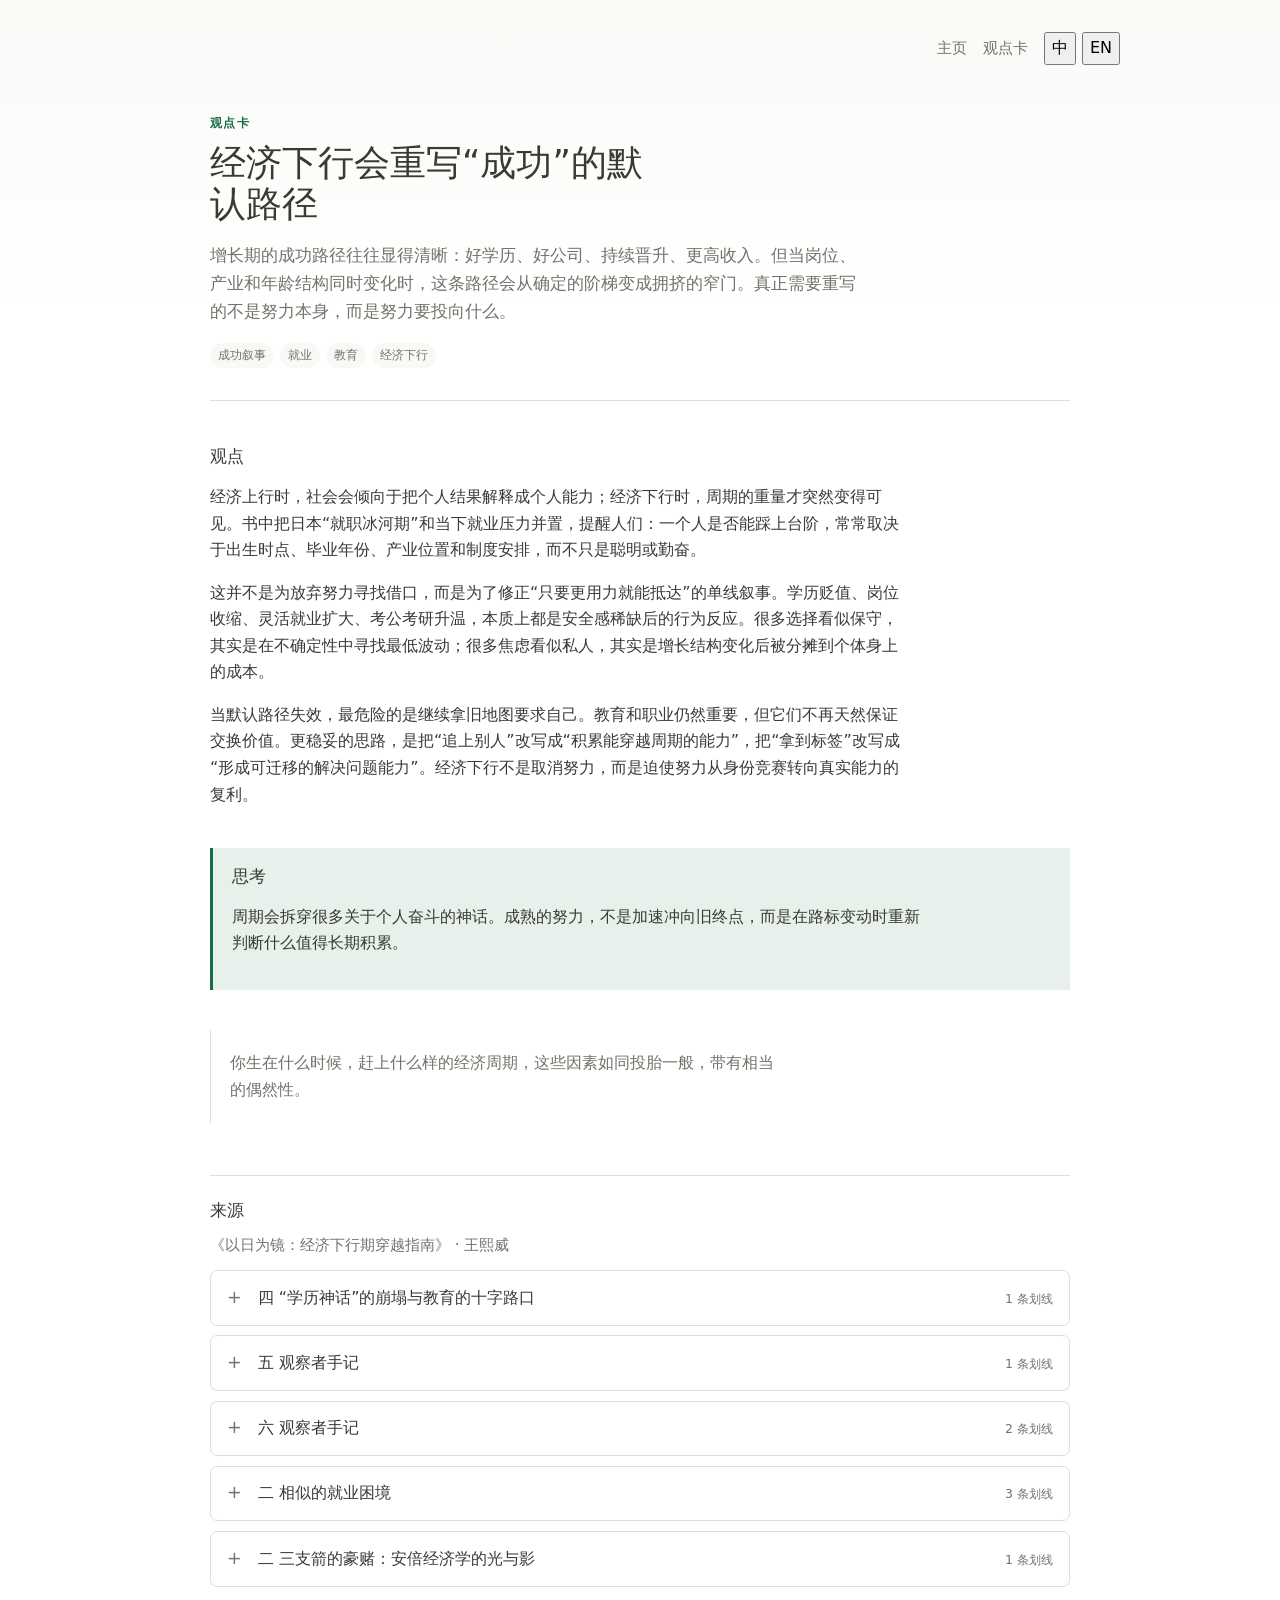
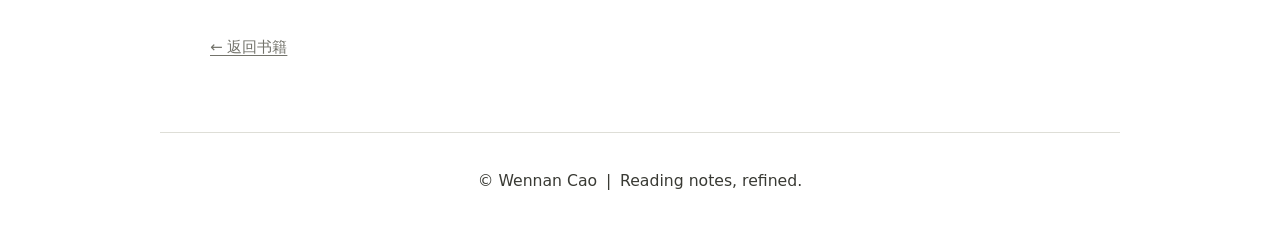
<file: notes/cards/downturn-rewrites-success/index.html>
<!doctype html>
<html lang="zh-CN">
<head>
  <meta charset="utf-8">
  <meta name="viewport" content="width=device-width, initial-scale=1">
  <meta name="description" content="增长期的成功路径往往显得清晰：好学历、好公司、持续晋升、更高收入。但当岗位、产业和年龄结构同时变化时，这条路径会从确定的阶梯变成拥挤的窄门。真正需要重写的不是努力本身，而是努力要投向什么。">
  <meta property="og:title" content="经济下行会重写“成功”的默认路径 / Wennan Cao">
  <meta property="og:description" content="增长期的成功路径往往显得清晰：好学历、好公司、持续晋升、更高收入。但当岗位、产业和年龄结构同时变化时，这条路径会从确定的阶梯变成拥挤的窄门。真正需要重写的不是努力本身，而是努力要投向什么。">
  <meta property="og:type" content="article">
  <meta property="og:url" content="https://wennancao.com/notes/cards/downturn-rewrites-success/">
  <meta name="theme-color" content="#ffffff">
  <link rel="icon" href="/favicon.ico?v=20260706-cards" sizes="any">
  <title>经济下行会重写“成功”的默认路径 / Wennan Cao</title>
  <link rel="stylesheet" href="/styles.css?v=20260711-source-full">
</head>
<body class="notes-page">
  <a class="skip-link" href="#content">跳到正文</a>
  <header class="site-header" aria-label="网站页眉">
    <nav class="top-links" aria-label="主导航"><a href="/">主页</a><a href="/notes/">观点卡</a></nav>
    <div class="language-switch" role="group" aria-label="语言"><button type="button" data-language="zh" aria-pressed="true">中</button><button type="button" data-language="en" aria-pressed="false">EN</button></div>
  </header>
  <main id="content" class="page-shell card-detail">
  <article>
    <header class="card-detail-header">
      <p class="eyebrow" data-lang="zh">观点卡</p><p class="eyebrow" data-lang="en" hidden>Knowledge card</p>
      <h1 data-lang="zh">经济下行会重写“成功”的默认路径</h1><h1 data-lang="en" hidden>Downturns Rewrite the Default Path of Success</h1>
      <p class="card-deck" data-lang="zh">增长期的成功路径往往显得清晰：好学历、好公司、持续晋升、更高收入。但当岗位、产业和年龄结构同时变化时，这条路径会从确定的阶梯变成拥挤的窄门。真正需要重写的不是努力本身，而是努力要投向什么。</p><p class="card-deck" data-lang="en" hidden>In a growth period, the path to success often looks clear: good credentials, a good company, steady promotion, higher income. But when jobs, industries, and age structures all change at once, that path shifts from a reliable staircase into a crowded narrow gate. What needs rewriting is not effort itself, but where effort should be invested.</p>
      <ul class="card-tags"><li>成功叙事</li><li>就业</li><li>教育</li><li>经济下行</li></ul>
    </header>
    <div class="card-prose" data-lang="zh">
      <section><h2>观点</h2><p>经济上行时，社会会倾向于把个人结果解释成个人能力；经济下行时，周期的重量才突然变得可见。书中把日本“就职冰河期”和当下就业压力并置，提醒人们：一个人是否能踩上台阶，常常取决于出生时点、毕业年份、产业位置和制度安排，而不只是聪明或勤奋。</p><p>这并不是为放弃努力寻找借口，而是为了修正“只要更用力就能抵达”的单线叙事。学历贬值、岗位收缩、灵活就业扩大、考公考研升温，本质上都是安全感稀缺后的行为反应。很多选择看似保守，其实是在不确定性中寻找最低波动；很多焦虑看似私人，其实是增长结构变化后被分摊到个体身上的成本。</p><p>当默认路径失效，最危险的是继续拿旧地图要求自己。教育和职业仍然重要，但它们不再天然保证交换价值。更稳妥的思路，是把“追上别人”改写成“积累能穿越周期的能力”，把“拿到标签”改写成“形成可迁移的解决问题能力”。经济下行不是取消努力，而是迫使努力从身份竞赛转向真实能力的复利。</p></section>
      <section class="takeaway"><h2>思考</h2><p>周期会拆穿很多关于个人奋斗的神话。成熟的努力，不是加速冲向旧终点，而是在路标变动时重新判断什么值得长期积累。</p></section><blockquote><p>你生在什么时候，赶上什么样的经济周期，这些因素如同投胎一般，带有相当的偶然性。</p></blockquote>
    </div>
    <div class="card-prose" data-lang="en" hidden>
      <section><h2>Point</h2><p>When the economy is rising, society tends to explain personal outcomes through personal ability. When the economy turns downward, the weight of the cycle suddenly becomes visible. By placing Japan&#x27;s employment ice age beside today&#x27;s job pressures, the book reminds us that whether someone can step onto the ladder often depends on birth timing, graduation year, industry position, and institutional arrangements, not only intelligence or diligence.</p><p>This is not an excuse to give up effort. It is a correction to the single-line story that says one can arrive simply by pushing harder. Credential inflation, shrinking positions, the expansion of flexible work, and the fever for civil service exams and graduate school are all behavioral responses to scarcity of security. Many choices that look conservative are really attempts to find lower volatility under uncertainty. Much anxiety that looks private is actually the cost of structural change being distributed onto individuals.</p><p>When the default path fails, the most dangerous thing is to keep measuring oneself by the old map. Education and career still matter, but they no longer guarantee exchange value by themselves. A steadier approach is to rewrite &quot;catching up with others&quot; as &quot;building abilities that can cross cycles,&quot; and rewrite &quot;obtaining labels&quot; as &quot;forming transferable problem-solving capacity.&quot; A downturn does not cancel effort. It forces effort to move from status competition toward the compounding of real capability.</p></section>
      <section class="takeaway"><h2>Reflection</h2><p>Cycles expose many myths about individual striving. Mature effort is not accelerating toward an old endpoint; it is reassessing what deserves long-term accumulation when the road signs have changed.</p></section><blockquote><p>When you were born and what economic cycle you encounter can be as arbitrary as the family you are born into.</p></blockquote>
    </div>
    <section class="source-list" aria-labelledby="sources-title"><h2 id="sources-title"><span data-lang="zh">来源</span><span data-lang="en" hidden>Sources</span></h2><section class="source-book"><p class="source-book-meta"><cite>《以日为镜：经济下行期穿越指南》</cite> · 王熙威</p><div class="source-chapters"><details class="source-chapter"><summary><span class="source-chapter-title">四 “学历神话”的崩塌与教育的十字路口</span><span class="source-count"><span data-lang="zh">1 条划线</span><span data-lang="en" hidden>1 highlights</span></span></summary><div class="source-excerpts"><p class="source-excerpt">学历与工作的脱钩像一把双刃剑。一方面，它打破了“唯学历论”的迷思，让社会开始重新思考教育的本质和工作的意义。它促使人们去探索更多元化的成功路径，就像由纪那样，在主流之外，找到了属于自己的价值。但另一方面，它也加剧了社会的不确定性和个体的生存焦虑。当那条清晰可见的、通往成功的阶梯被拆除后，每个人都不得不在一片迷雾中，独自摸索前行。对于大多数普通人来说，这无疑是一种巨大的挑战。1993年，就像一个分水岭。在此之前，人生是一张有标准答案的考卷。在此之后，人生变成了一道没有标准答案的开放式问答题。每个人，都必须用自己的一生，去书写属于自己的答案。</p></div></details><details class="source-chapter"><summary><span class="source-chapter-title">五 观察者手记</span><span class="source-count"><span data-lang="zh">1 条划线</span><span data-lang="en" hidden>1 highlights</span></span></summary><div class="source-excerpts"><p class="source-excerpt">这几年，帮着国内的公司到日本发展，也帮着日本公司去中国发展，我见了太多拼命向上攀爬的人，一个个都跟上了发条似的，不敢停。我有时候会问他们：“您这么拼，到底图个啥？”很多人都答不上来。他们就是觉得，得这么拼，不拼就掉队了。这种“掉队”的恐惧，正是这个时代最大的焦虑。在我们国内，有过之而无不及。学历贬值、教育内卷、35岁危机……这些词儿，哪个不戳心窝子？我们总说，要给孩子最好的教育，让他们上好大学，找好工作。但万一，我们费了半天劲，最后那条路也走不通了呢？就像1993年的日本一样。我没有答案，若能给出答案，那我就是大师了，不是在这儿码字的了。我就是觉得，看看日本这三十年，看看艾米、田中、由纪他们的人生，或许能让我们多个心眼儿。人生这道题，可能不止一种解法。除了那条最宽、最多人走的大路，旁边可能还有些风景不错的小道。行人稀少，但未必不适合自己。说到底，人这辈子，到底活的是什么？是活给别人看，还是活给自己看？是为了一个“成功”的标签，还是为了一份内心的踏实？这件事，没人能替自己选。经济泡沫破裂，让日本人用了三十年的时间去思考这个问题。而当下，我们也站在一个十字路口上。前面的路，看着也起了雾，是继续猛踩油门，还是找个地方停下来，看看风景？需要我们想一想。</p></div></details><details class="source-chapter"><summary><span class="source-chapter-title">六 观察者手记</span><span class="source-count"><span data-lang="zh">2 条划线</span><span data-lang="en" hidden>2 highlights</span></span></summary><div class="source-excerpts"><p class="source-excerpt">凡事就怕对比。健太和铃木先生的经历并置在一起，冲击力尤为强烈。这或许就是命运的底色，并非完全由个人努力多能左右的。你生在什么时候，赶上什么样的经济周期，这些因素如同投胎一般，带有相当的偶然性。我在日本这些年，接触过不少铃木先生这样的人。他们不是不聪明，也不是不勤奋，只是际遇不佳，在最该往上走的年纪，缺少可踏足的台阶。等台阶终于出现时，他们又老了。这是一种结构性的无奈，旁观者虽感同身受，却难有破解之法。</p></div></details><details class="source-chapter"><summary><span class="source-chapter-title">二 相似的就业困境</span><span class="source-count"><span data-lang="zh">3 条划线</span><span data-lang="en" hidden>3 highlights</span></span></summary><div class="source-excerpts"><p class="source-excerpt">当大学生甚至研究生数量在过去十年井喷式增长，而高端就业岗位的增速却远远跟不上时，文凭的价值必然被稀释。这与日本“就职冰河期”的大学生面临的困境何其相似。20世纪90年代的日本，经济泡沫破裂，企业大幅削减招聘名额，导致整整一代大学毕业生（被称为“冰河期世代”）难以找到正式工作，只能以“飞特族”的身份漂泊。但中国的规模和速度都更为惊人，每年有超过一千万的大学毕业生涌入就业市场，竞争的激烈程度远非当年的日本可比。</p><p class="source-excerpt">硬币的另一面，是“考公热”和“考研热”的持续升温。每年国家公务员考试的报名人数都在刷新纪录，2025年的国考报名人数超过340万，而最终录用名额不到4万，平均竞争比达到惊人的85:1[插图]。一些热门岗位的竞争甚至达到“千里挑一”的程度。年轻人对“铁饭碗”的狂热追求，与当年日本年轻人涌向大企业和公务员队伍如出一辙。在经济不确定性增加的背景下，稳定压倒了一切。一位在北京中关村的培训机构里准备考公的年轻人告诉我：“我不想改变世界，也不想年薪百万，我只想在35岁之前，能有一份不会随时被裁员的工作，安稳地活着。”从“985废物”的自嘲，到2亿多人的“灵活就业”大军，再到千军万马过独木桥的“考公热”，我们看到了与日本相似的结构性困境：当经济高速增长的列车减速，年轻一代的上升通道开始变窄，不安全感开始蔓延。但中国的特殊之处在于，这一切都发生在极短的时间内，其规模之大、冲击之猛烈，是日本未曾经历过的。这不仅是经济问题，更是深刻的社会问题，考验着整个社会的韧性与适应能力。小林们的故事，每天都在这片土地上发生，他们是中国版的“冰河期世代”，只是他们的“冰河”，来得更早，也更冷。</p></div></details><details class="source-chapter"><summary><span class="source-chapter-title">二 三支箭的豪赌：安倍经济学的光与影</span><span class="source-count"><span data-lang="zh">1 条划线</span><span data-lang="en" hidden>1 highlights</span></span></summary><div class="source-excerpts"><p class="source-excerpt">两条路线，两种代价。美国保了创新，失去了公平；日本保了稳定，失去了活力。没有哪一条路是完美的，它们都是在“不可能三角”中做出的痛苦取舍。而今天的中国，正站在这个十字路口上，试图走出第三条路——既要保年轻人就业，又要鼓励创新；既要维护社会稳定，又要推动产业升级。这条路能不能走通，目前还没有人知道。但有一些微观的信号，已经在暗示着这条路上的张力和矛盾。</p></div></details></div></section></section>
  </article>
  <p class="back-link"><a href="/notes/books/book-3300206286/"><span data-lang="zh">← 返回书籍</span><span data-lang="en" hidden>← Back to book</span></a></p>
</main>
  <footer class="site-footer"><p class="footer-signature"><span>© Wennan Cao</span><span class="footer-divider" aria-hidden="true">|</span><span>Reading notes, refined.</span></p></footer>
  <script src="/notes/notes.js?v=20260706-cards" defer></script>
</body>
</html>
</file>
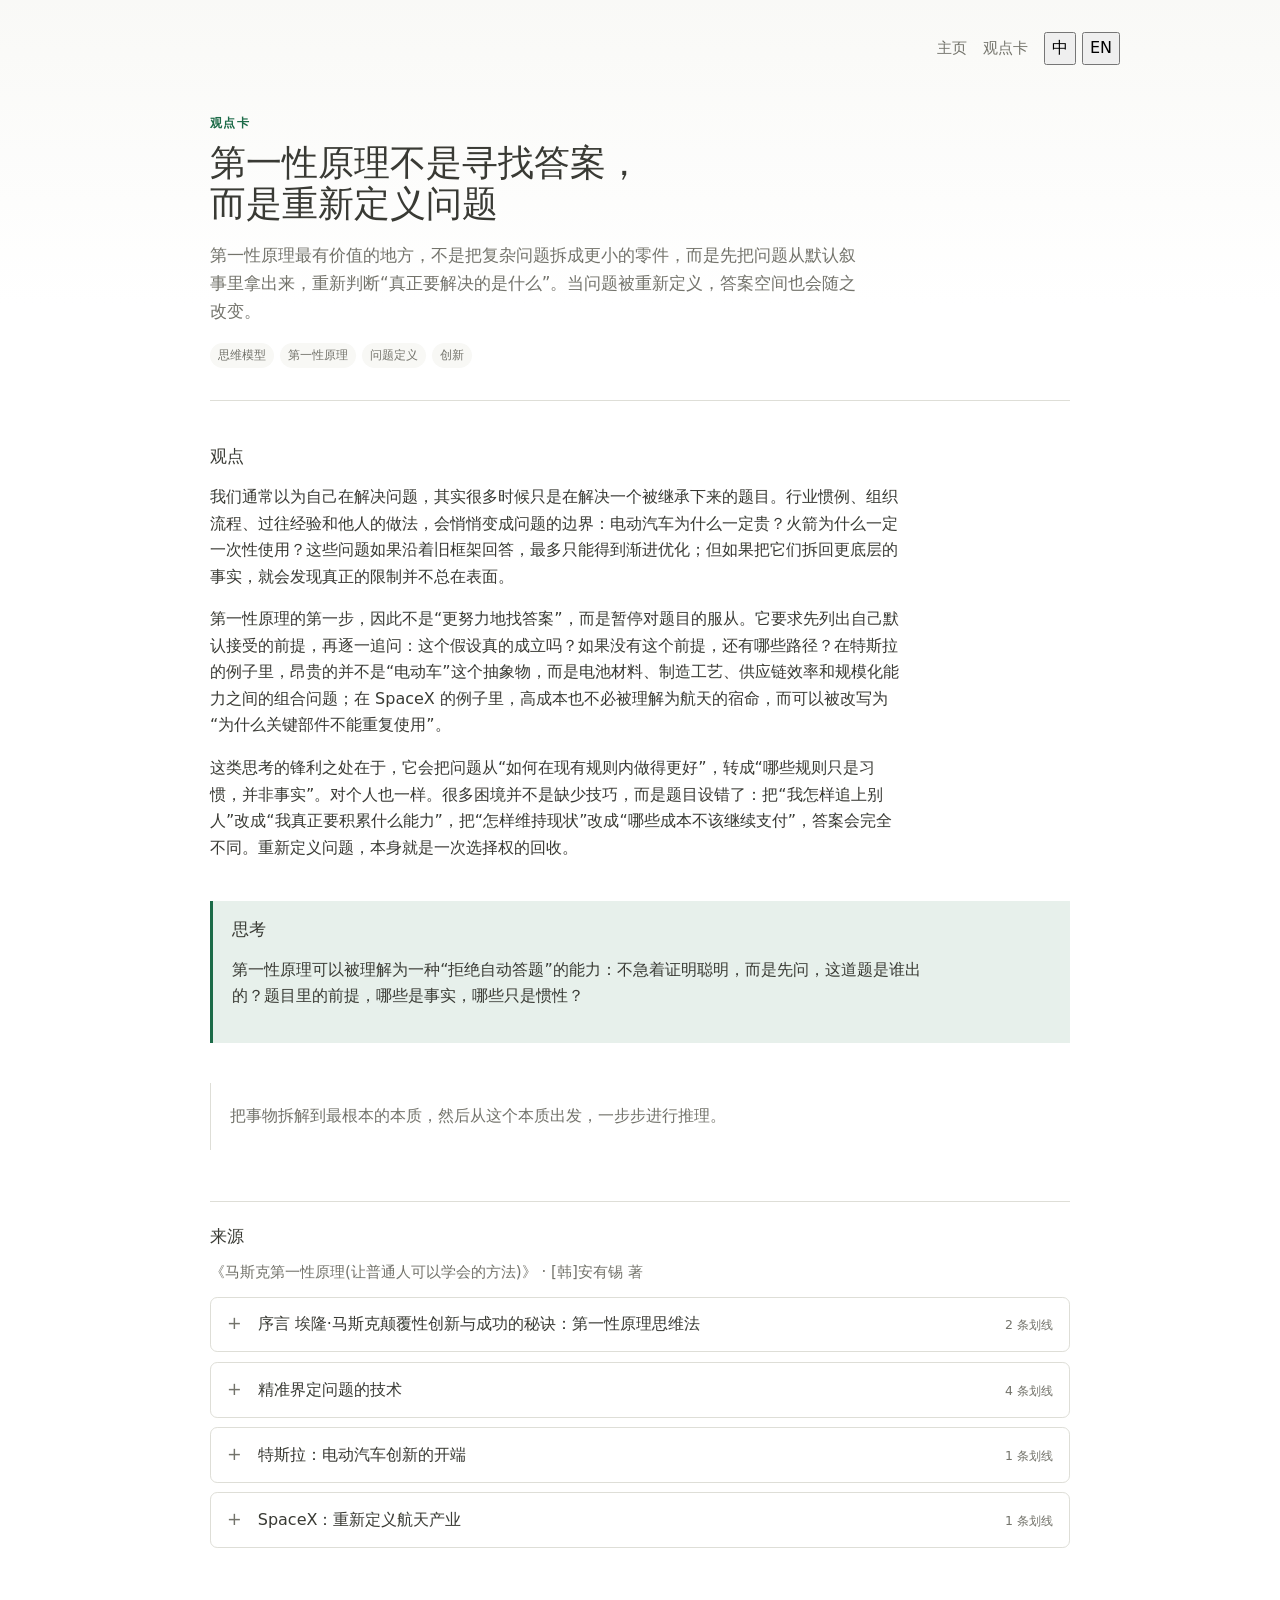
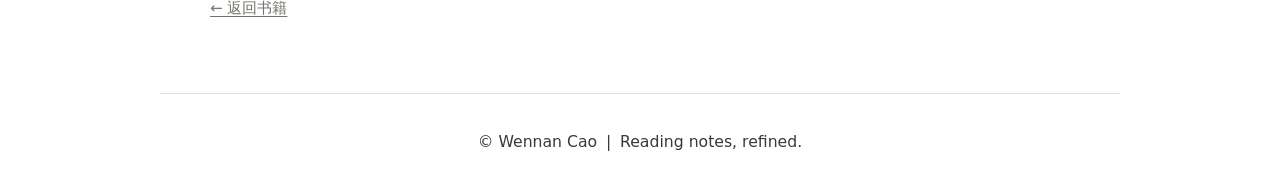
<file: notes/cards/first-principles-reframe-problem/index.html>
<!doctype html>
<html lang="zh-CN">
<head>
  <meta charset="utf-8">
  <meta name="viewport" content="width=device-width, initial-scale=1">
  <meta name="description" content="第一性原理最有价值的地方，不是把复杂问题拆成更小的零件，而是先把问题从默认叙事里拿出来，重新判断“真正要解决的是什么”。当问题被重新定义，答案空间也会随之改变。">
  <meta property="og:title" content="第一性原理不是寻找答案，而是重新定义问题 / Wennan Cao">
  <meta property="og:description" content="第一性原理最有价值的地方，不是把复杂问题拆成更小的零件，而是先把问题从默认叙事里拿出来，重新判断“真正要解决的是什么”。当问题被重新定义，答案空间也会随之改变。">
  <meta property="og:type" content="article">
  <meta property="og:url" content="https://wennancao.com/notes/cards/first-principles-reframe-problem/">
  <meta name="theme-color" content="#ffffff">
  <link rel="icon" href="/favicon.ico?v=20260706-cards" sizes="any">
  <title>第一性原理不是寻找答案，而是重新定义问题 / Wennan Cao</title>
  <link rel="stylesheet" href="/styles.css?v=20260711-source-full">
</head>
<body class="notes-page">
  <a class="skip-link" href="#content">跳到正文</a>
  <header class="site-header" aria-label="网站页眉">
    <nav class="top-links" aria-label="主导航"><a href="/">主页</a><a href="/notes/">观点卡</a></nav>
    <div class="language-switch" role="group" aria-label="语言"><button type="button" data-language="zh" aria-pressed="true">中</button><button type="button" data-language="en" aria-pressed="false">EN</button></div>
  </header>
  <main id="content" class="page-shell card-detail">
  <article>
    <header class="card-detail-header">
      <p class="eyebrow" data-lang="zh">观点卡</p><p class="eyebrow" data-lang="en" hidden>Knowledge card</p>
      <h1 data-lang="zh">第一性原理不是寻找答案，而是重新定义问题</h1><h1 data-lang="en" hidden>First Principles Is Not About Finding an Answer—It Is About Reframing the Question</h1>
      <p class="card-deck" data-lang="zh">第一性原理最有价值的地方，不是把复杂问题拆成更小的零件，而是先把问题从默认叙事里拿出来，重新判断“真正要解决的是什么”。当问题被重新定义，答案空间也会随之改变。</p><p class="card-deck" data-lang="en" hidden>The real value of first-principles thinking is not simply breaking a complex problem into smaller parts. It is taking the problem out of its default narrative and asking what actually needs to be solved. Once the question is reframed, the space of possible answers changes with it.</p>
      <ul class="card-tags"><li>思维模型</li><li>第一性原理</li><li>问题定义</li><li>创新</li></ul>
    </header>
    <div class="card-prose" data-lang="zh">
      <section><h2>观点</h2><p>我们通常以为自己在解决问题，其实很多时候只是在解决一个被继承下来的题目。行业惯例、组织流程、过往经验和他人的做法，会悄悄变成问题的边界：电动汽车为什么一定贵？火箭为什么一定一次性使用？这些问题如果沿着旧框架回答，最多只能得到渐进优化；但如果把它们拆回更底层的事实，就会发现真正的限制并不总在表面。</p><p>第一性原理的第一步，因此不是“更努力地找答案”，而是暂停对题目的服从。它要求先列出自己默认接受的前提，再逐一追问：这个假设真的成立吗？如果没有这个前提，还有哪些路径？在特斯拉的例子里，昂贵的并不是“电动车”这个抽象物，而是电池材料、制造工艺、供应链效率和规模化能力之间的组合问题；在 SpaceX 的例子里，高成本也不必被理解为航天的宿命，而可以被改写为“为什么关键部件不能重复使用”。</p><p>这类思考的锋利之处在于，它会把问题从“如何在现有规则内做得更好”，转成“哪些规则只是习惯，并非事实”。对个人也一样。很多困境并不是缺少技巧，而是题目设错了：把“我怎样追上别人”改成“我真正要积累什么能力”，把“怎样维持现状”改成“哪些成本不该继续支付”，答案会完全不同。重新定义问题，本身就是一次选择权的回收。</p></section>
      <section class="takeaway"><h2>思考</h2><p>第一性原理可以被理解为一种“拒绝自动答题”的能力：不急着证明聪明，而是先问，这道题是谁出的？题目里的前提，哪些是事实，哪些只是惯性？</p></section><blockquote><p>把事物拆解到最根本的本质，然后从这个本质出发，一步步进行推理。</p></blockquote>
    </div>
    <div class="card-prose" data-lang="en" hidden>
      <section><h2>Point</h2><p>We often think we are solving a problem when we are really working on a question we inherited. Industry conventions, organizational processes, past experience, and other people’s practices quietly become the problem’s boundaries: Why must electric cars be expensive? Why must rockets be single-use? If we answer within that inherited frame, we may achieve only incremental improvement. But when we break the question down to underlying facts, we often find that the real constraint is not where it first appeared to be.</p><p>The first move of first-principles thinking, then, is not “try harder to find the answer.” It is to suspend obedience to the question. List the assumptions you have accepted by default, then test them one by one: Is this assumption actually true? What paths appear if it is removed? In Tesla’s case, what was expensive was not “the electric car” as an abstract object, but a combined problem of battery materials, manufacturing, supply-chain efficiency, and scale. At SpaceX, high cost did not have to be treated as the fate of spaceflight; it could be reframed as: Why can’t critical components be reused?</p><p>That is where this form of thinking gains its edge. It turns “How can we do better within the current rules?” into “Which rules are merely habits rather than facts?” The same applies to individuals. Many difficulties do not arise from a lack of technique, but from having set the wrong question: change “How do I catch up with others?” to “What capabilities do I truly need to compound?” Change “How do I maintain the status quo?” to “Which costs should I stop paying?” The answers can be entirely different. Reframing the problem is, in itself, a recovery of choice.</p></section>
      <section class="takeaway"><h2>Reflection</h2><p>First principles can be understood as the ability to refuse automatic answers: not rushing to prove cleverness, but first asking, Who wrote this question? Which assumptions in it are facts, and which are only inertia?</p></section><blockquote><p>Break things down to their most fundamental nature, then reason step by step from there.</p></blockquote>
    </div>
    <section class="source-list" aria-labelledby="sources-title"><h2 id="sources-title"><span data-lang="zh">来源</span><span data-lang="en" hidden>Sources</span></h2><section class="source-book"><p class="source-book-meta"><cite>《马斯克第一性原理(让普通人可以学会的方法)》</cite> · [韩]安有锡  著</p><div class="source-chapters"><details class="source-chapter"><summary><span class="source-chapter-title">序言 埃隆·马斯克颠覆性创新与成功的秘诀：第一性原理思维法</span><span class="source-count"><span data-lang="zh">2 条划线</span><span data-lang="en" hidden>2 highlights</span></span></summary><div class="source-excerpts"><p class="source-excerpt">其核心在于基于物理学基础原理与第一性原理的思维方式。所谓第一性原理思维，是指在解决问题时，不直接接受既有前提，而是从最基本的要素出发重新推演。大多数人习惯依赖“类比推理”或“经验推演”，即主要参照过往案例或行业标杆。但马斯克会更深入地追问“为什么必须这样做”这一问题，从根源上重新审视：那些早已成为惯例的做法，在物理和逻辑层面是否真的最优？或者说，这些前提本身是否成立？</p><p class="source-excerpt">所以我们也跟着这么做。但若遵循第一性原理思考，我们就能把事物拆解到最根本的本质，然后从这个本质出发，一步步进行推理。——埃隆·马斯克</p></div></details><details class="source-chapter"><summary><span class="source-chapter-title">精准界定问题的技术</span><span class="source-count"><span data-lang="zh">4 条划线</span><span data-lang="en" hidden>4 highlights</span></span></summary><div class="source-excerpts"><p class="source-excerpt">精准界定问题的技术要运用第一性原理思维解决问题，首先必须明确问题本质，并充分审视自身持有的前提假设。人们在初次接触问题时，往往会不自觉地接受其中隐含的诸多假设，这些预设会限制思维空间，使人陷入思维定式。尤其当经验丰富或精通特定领域的人士面临新问题时，往往会基于过往类似案例进行分析，甚至直接沿用过去的成功经验或行业常规做法。这种通过寻找历史案例中的相似性来解决问题的思维方式，被称为“类比推理”。虽然类比推理能通过已验证的方式轻松找到答案，看似高效，但这种思维方式也可能阻碍我们发现新视角或提出创新解决方案。</p><p class="source-excerpt">与之相对，第一性原理思维要求从一开始就以全新视角审视问题。这种方法从问题界定阶段便开始提出疑问：“我现在想当然接受的前提，真的完全合理吗？”人们常常会将自己掌握的知识误认为是客观真理，但事实上，这类知识大多是在特定时代背景与情境下形成的有限认知或假设。在第一性原理思维中，人们不会被问题的表面形态或习惯性解决方案所牵制，而是通过“解决这个问题的根本目的是什么？”这一本质性问题来界定问题。从功能视角切入时，关键在于聚焦目标功能而非形式。</p><p class="source-excerpt">通过明确界定问题，将所有既有的前提假设明确列出，然后通过提出“这个假设真的正确吗”“如果没有这个前提，还能有哪些解决方案”等问题进行审视，便能检验其合理性，这样就能剔除无关信息、聚焦问题本质，进而在根本层面重新定义问题。唯有如此，才能为第一性原理思维的下一阶段（对根本要素的分析与创新性重构）奠定基础。作为第一性原理思维的起点，问题定义与前提把握的过程绝非简单澄清问题，而是为构建创新性解决方案铺平道路的关键环节。</p></div></details><details class="source-chapter"><summary><span class="source-chapter-title">特斯拉：电动汽车创新的开端</span><span class="source-count"><span data-lang="zh">1 条划线</span><span data-lang="en" hidden>1 highlights</span></span></summary><div class="source-excerpts"><p class="source-excerpt">马斯克在分析锂离子电池组价格时发现，虽然成品价格约为每千瓦时600美元，但原材料成本仅为80美元。这表明电池成本高的大部分原因并非来自原材料本身，而是源于制造工艺有限和行业的低效率。马斯克意识到这种成本结构存在不合理性，认为可以通过彻底改变电池的制造方式来实现降本增效。</p></div></details><details class="source-chapter"><summary><span class="source-chapter-title">SpaceX：重新定义航天产业</span><span class="source-count"><span data-lang="zh">1 条划线</span><span data-lang="en" hidden>1 highlights</span></span></summary><div class="source-excerpts"><p class="source-excerpt">马斯克的思考还促使他提出了一个更根本性的问题：“为什么火箭必须是一次性使用、用完即弃的？”当时，航天产业普遍采用“使用一级助推器后便将其直接抛弃”的模式。马斯克将这一模式比作一次性飞机，他指出：“如果飞机只用一次就扔掉，那么机票价格会高到让人望而却步。”在他看来，火箭的逻辑也是如此——如果每次使用后都要丢弃，就不可能降低成本。最终他得出结论：只有实现火箭的重复使用，才能真正带来成本上的革新。从这时起，SpaceX便开启了为实现火箭重复使用而进行的工程挑战。</p></div></details></div></section></section>
  </article>
  <p class="back-link"><a href="/notes/books/book-3300209718/"><span data-lang="zh">← 返回书籍</span><span data-lang="en" hidden>← Back to book</span></a></p>
</main>
  <footer class="site-footer"><p class="footer-signature"><span>© Wennan Cao</span><span class="footer-divider" aria-hidden="true">|</span><span>Reading notes, refined.</span></p></footer>
  <script src="/notes/notes.js?v=20260706-cards" defer></script>
</body>
</html>
</file>
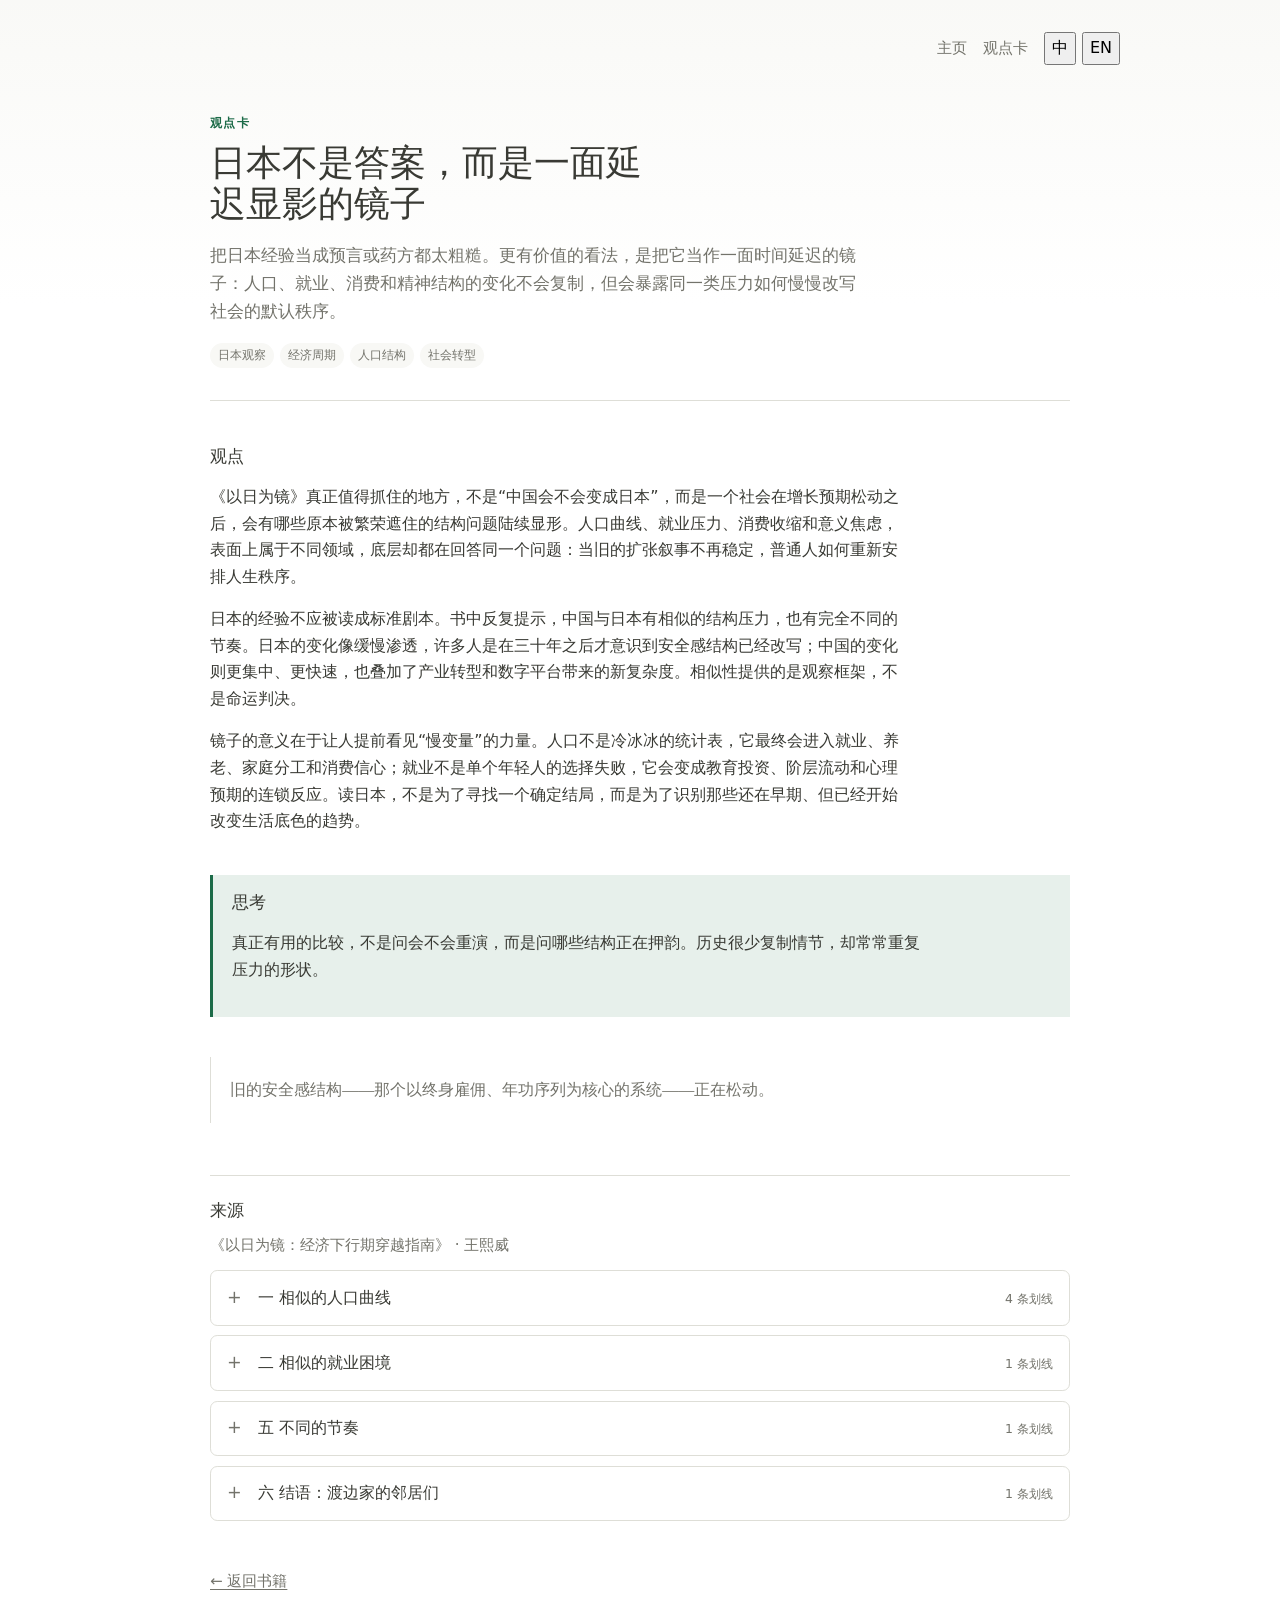
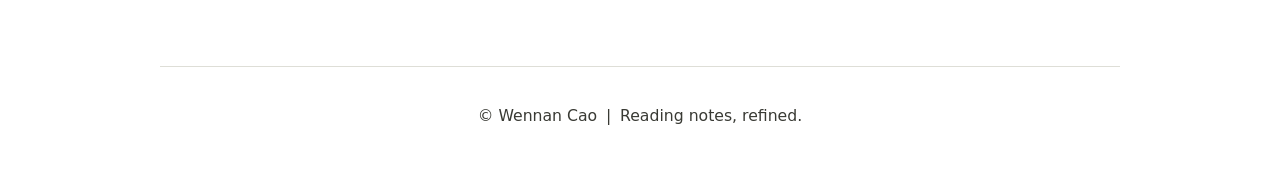
<file: notes/cards/japan-as-mirror-not-answer/index.html>
<!doctype html>
<html lang="zh-CN">
<head>
  <meta charset="utf-8">
  <meta name="viewport" content="width=device-width, initial-scale=1">
  <meta name="description" content="把日本经验当成预言或药方都太粗糙。更有价值的看法，是把它当作一面时间延迟的镜子：人口、就业、消费和精神结构的变化不会复制，但会暴露同一类压力如何慢慢改写社会的默认秩序。">
  <meta property="og:title" content="日本不是答案，而是一面延迟显影的镜子 / Wennan Cao">
  <meta property="og:description" content="把日本经验当成预言或药方都太粗糙。更有价值的看法，是把它当作一面时间延迟的镜子：人口、就业、消费和精神结构的变化不会复制，但会暴露同一类压力如何慢慢改写社会的默认秩序。">
  <meta property="og:type" content="article">
  <meta property="og:url" content="https://wennancao.com/notes/cards/japan-as-mirror-not-answer/">
  <meta name="theme-color" content="#ffffff">
  <link rel="icon" href="/favicon.ico?v=20260706-cards" sizes="any">
  <title>日本不是答案，而是一面延迟显影的镜子 / Wennan Cao</title>
  <link rel="stylesheet" href="/styles.css?v=20260711-source-full">
</head>
<body class="notes-page">
  <a class="skip-link" href="#content">跳到正文</a>
  <header class="site-header" aria-label="网站页眉">
    <nav class="top-links" aria-label="主导航"><a href="/">主页</a><a href="/notes/">观点卡</a></nav>
    <div class="language-switch" role="group" aria-label="语言"><button type="button" data-language="zh" aria-pressed="true">中</button><button type="button" data-language="en" aria-pressed="false">EN</button></div>
  </header>
  <main id="content" class="page-shell card-detail">
  <article>
    <header class="card-detail-header">
      <p class="eyebrow" data-lang="zh">观点卡</p><p class="eyebrow" data-lang="en" hidden>Knowledge card</p>
      <h1 data-lang="zh">日本不是答案，而是一面延迟显影的镜子</h1><h1 data-lang="en" hidden>Japan Is Not the Answer, but a Delayed Mirror</h1>
      <p class="card-deck" data-lang="zh">把日本经验当成预言或药方都太粗糙。更有价值的看法，是把它当作一面时间延迟的镜子：人口、就业、消费和精神结构的变化不会复制，但会暴露同一类压力如何慢慢改写社会的默认秩序。</p><p class="card-deck" data-lang="en" hidden>Treating Japan&#x27;s experience as either prophecy or prescription is too crude. Its greater value is as a delayed mirror: changes in population, employment, consumption, and spiritual life will not be copied exactly, but they can reveal how similar pressures slowly rewrite a society&#x27;s default order.</p>
      <ul class="card-tags"><li>日本观察</li><li>经济周期</li><li>人口结构</li><li>社会转型</li></ul>
    </header>
    <div class="card-prose" data-lang="zh">
      <section><h2>观点</h2><p>《以日为镜》真正值得抓住的地方，不是“中国会不会变成日本”，而是一个社会在增长预期松动之后，会有哪些原本被繁荣遮住的结构问题陆续显形。人口曲线、就业压力、消费收缩和意义焦虑，表面上属于不同领域，底层却都在回答同一个问题：当旧的扩张叙事不再稳定，普通人如何重新安排人生秩序。</p><p>日本的经验不应被读成标准剧本。书中反复提示，中国与日本有相似的结构压力，也有完全不同的节奏。日本的变化像缓慢渗透，许多人是在三十年之后才意识到安全感结构已经改写；中国的变化则更集中、更快速，也叠加了产业转型和数字平台带来的新复杂度。相似性提供的是观察框架，不是命运判决。</p><p>镜子的意义在于让人提前看见“慢变量”的力量。人口不是冷冰冰的统计表，它最终会进入就业、养老、家庭分工和消费信心；就业不是单个年轻人的选择失败，它会变成教育投资、阶层流动和心理预期的连锁反应。读日本，不是为了寻找一个确定结局，而是为了识别那些还在早期、但已经开始改变生活底色的趋势。</p></section>
      <section class="takeaway"><h2>思考</h2><p>真正有用的比较，不是问会不会重演，而是问哪些结构正在押韵。历史很少复制情节，却常常重复压力的形状。</p></section><blockquote><p>旧的安全感结构——那个以终身雇佣、年功序列为核心的系统——正在松动。</p></blockquote>
    </div>
    <div class="card-prose" data-lang="en" hidden>
      <section><h2>Point</h2><p>What is most worth grasping in Using Japan as a Mirror is not whether China will &quot;become Japan.&quot; It is the question of which structural problems, once hidden by prosperity, begin to surface after expectations of growth loosen. Population curves, employment pressure, shrinking consumption, and anxiety over meaning may appear to belong to separate domains, but underneath they all answer the same question: when the old expansion narrative is no longer stable, how do ordinary people rearrange the order of their lives?</p><p>Japan&#x27;s experience should not be read as a standard script. The book repeatedly suggests that China and Japan share certain structural pressures, but also move at very different rhythms. Japan&#x27;s change was like a slow seepage; many people realized only thirty years later that the structure of security had already been rewritten. China&#x27;s changes are more concentrated and faster, while also being complicated by industrial transformation and digital platforms. Similarity offers a frame for observation, not a verdict of fate.</p><p>The value of the mirror is that it helps people see the force of slow variables earlier. Population is not a cold statistical table; it eventually enters employment, retirement, family labor, and consumer confidence. Employment is not merely the failed choice of an individual young person; it becomes a chain reaction involving educational investment, class mobility, and psychological expectations. Reading Japan is not about looking for a fixed ending. It is about recognizing trends that are still early, but have already begun to change the ground color of life.</p></section>
      <section class="takeaway"><h2>Reflection</h2><p>Useful comparison does not ask whether history will repeat. It asks which structures are beginning to rhyme. History rarely copies plots, but it often repeats the shape of pressure.</p></section><blockquote><p>The old structure of security, centered on lifetime employment and seniority-based wages, is loosening.</p></blockquote>
    </div>
    <section class="source-list" aria-labelledby="sources-title"><h2 id="sources-title"><span data-lang="zh">来源</span><span data-lang="en" hidden>Sources</span></h2><section class="source-book"><p class="source-book-meta"><cite>《以日为镜：经济下行期穿越指南》</cite> · 王熙威</p><div class="source-chapters"><details class="source-chapter"><summary><span class="source-chapter-title">一 相似的人口曲线</span><span class="source-count"><span data-lang="zh">4 条划线</span><span data-lang="en" hidden>4 highlights</span></span></summary><div class="source-excerpts"><p class="source-excerpt">根据经济产业研究所（RIETI）的研究，2020年中国的人口年龄结构与1990年前后的日本极为相似[插图]。那是一个关键的节点，日本经济泡沫刚刚破裂，正要步入“失去的十年”；而中国，则刚刚品尝到人口红利的甘甜，经济即将进入狂飙突进的二十年。然而，仅仅三十年后，我们就走到了与日本相似的人口拐点上，但过程被极大地压缩了。日本的总和生育率从1980年的1.75下降到2020年的1.29，用了整整四十年时间，这是一个相对平缓的下坡；而中国几乎是在同一时期，总和生育率从2.74骤降至1.28，完成了一次令人心惊的“高台跳水”[插图][插图]。到了2023年，中国的总和生育率预估仅为1.0，显著低于日本同年的1.2[插图]。日本用几十年时间缓慢下降的生育曲线，在中国呈现出断崖式的下跌。老龄化的速度同样如此。日本是典型的“先富后老”，在20世纪80年代末人均GDP就已超过美国，成为世界顶级富国，社会保障体系相对完善之后，才步入深度老龄化社会。而中国，则是在人均GDP尚处于中等偏上收入国家水平时，就迎来了“未富先老”的挑战。一个规模空前、速度惊人的老龄化浪潮正扑面而来。根据联合国的数据，中国从进入老龄化社会（65岁以上人口占7%）到深度老龄化社会（65岁以上人口占14%）预计只需要25年左右，而日本用了36年，法国用了115年，瑞典用了85年[插图]。</p><p class="source-excerpt">2020年，中国的人口中位年龄为37.4岁，这恰好是日本1991年的水平；而联合国预测，到2050年，中国的中位年龄将达到50.7岁，与届时日本的53.6岁，差距将从三十年前的10多年缩小到不足3年[插图]。这意味着，支撑过去四十年经济增长的人口红利期已宣告结束，人口负债的时代提前到来。数据的背后，是一个个具体的人和家庭。在北京的朝阳公园里，周末带孩子的不再是年轻的父母，而更多是头发花白的祖父母。一位姓张的阿姨告诉我，她和老伴每天从通州坐一个半小时的地铁，来市中心帮儿子带孙子。“儿子儿媳都在互联网公司上班，‘996’是家常便饭，根本没时间管孩子。我们不来，他们怎么办？难道辞职吗？”在上海的人民公园相亲角，为子女婚事焦虑的父母们，谈论最多的话题之一就是“生不生”和“谁来带”。一位父亲无奈地对我说：“现在的年轻人，自己活得都累，哪还敢轻易要孩子？就算要了，我们老的还能动，就帮忙带，要是我们动不了了呢？”这些微观的场景，与宏观的数据一起，共同指向一个事实：中国正在以比日本更快的速度，滑向一个超低生育率和深度老龄化的社会结构。这个结构，将从根本上重塑未来几十年的经济、社会和家庭形态。日本走过的路，我们正在以更快的步子、更大的体量，重新走一遍。</p></div></details><details class="source-chapter"><summary><span class="source-chapter-title">二 相似的就业困境</span><span class="source-count"><span data-lang="zh">1 条划线</span><span data-lang="en" hidden>1 highlights</span></span></summary><div class="source-excerpts"><p class="source-excerpt">人口结构的变化，最先冲击的就是劳动力市场。而在中国，这种冲击与经济周期的波动、产业结构的调整叠加在一起，呈现出比日本“就职冰河期”更复杂、更剧烈的样貌。</p></div></details><details class="source-chapter"><summary><span class="source-chapter-title">五 不同的节奏</span><span class="source-count"><span data-lang="zh">1 条划线</span><span data-lang="en" hidden>1 highlights</span></span></summary><div class="source-excerpts"><p class="source-excerpt">尽管在人口、就业、消费和精神层面，中国与日本呈现出诸多结构性的相似，但驱动这一切变化的底层节奏，却截然不同。如果说日本的转型是一场长达三十年的“温水煮青蛙”，其变化是渐进的、缓慢渗透的，那么中国的变化，更像是一场被压缩在十年内的“压力锅”实验，充满了剧烈的化学反应。首先是速度。无论是生育率的下降、老龄化的加速，还是产业的迭代，中国的变化速度都远超当年的日本。日本用三十年走完的路，中国可能在十年内就要跑完。这种惊人的“加速度”带来了巨大的挑战。</p></div></details><details class="source-chapter"><summary><span class="source-chapter-title">六 结语：渡边家的邻居们</span><span class="source-count"><span data-lang="zh">1 条划线</span><span data-lang="en" hidden>1 highlights</span></span></summary><div class="source-excerpts"><p class="source-excerpt">日本并没有像一些外部观察者所断言的那样“衰退”或“停滞”，它只是以一种极为缓慢，甚至不被当事人察觉的方式，完成了内部社会结构的大重组。旧的安全感结构——那个以终身雇佣、年功序列为核心的企业共同体，以男主外、女主内为核心的家庭共同体，以及与之配套的社会保障体系——被一点点地、不可逆转地拆解了。新的结构正在这个旧的废墟之上，缓慢地、试探性地形成。它更零散、更个体化，更依赖于流动的、暂时的联结，当然，也充满了更多的不确定性与风险。</p></div></details></div></section></section>
  </article>
  <p class="back-link"><a href="/notes/books/book-3300206286/"><span data-lang="zh">← 返回书籍</span><span data-lang="en" hidden>← Back to book</span></a></p>
</main>
  <footer class="site-footer"><p class="footer-signature"><span>© Wennan Cao</span><span class="footer-divider" aria-hidden="true">|</span><span>Reading notes, refined.</span></p></footer>
  <script src="/notes/notes.js?v=20260706-cards" defer></script>
</body>
</html>
</file>
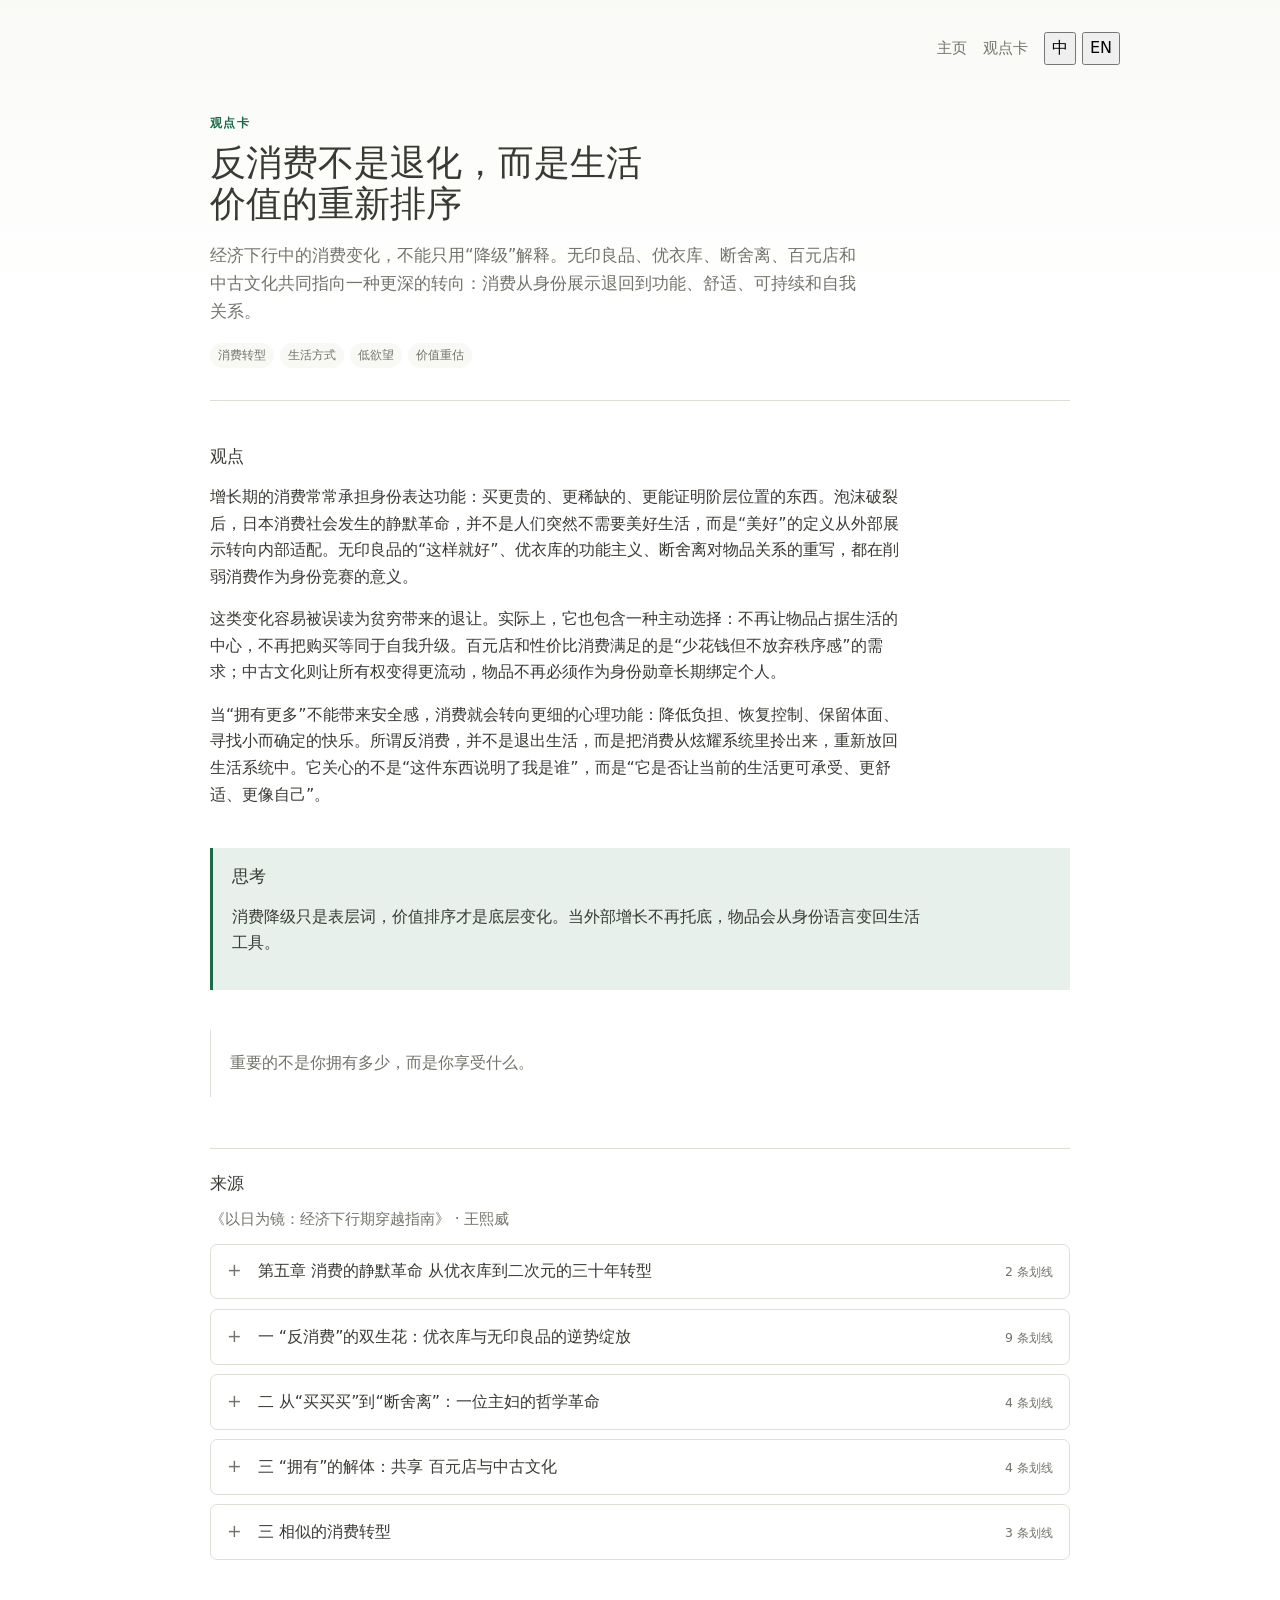
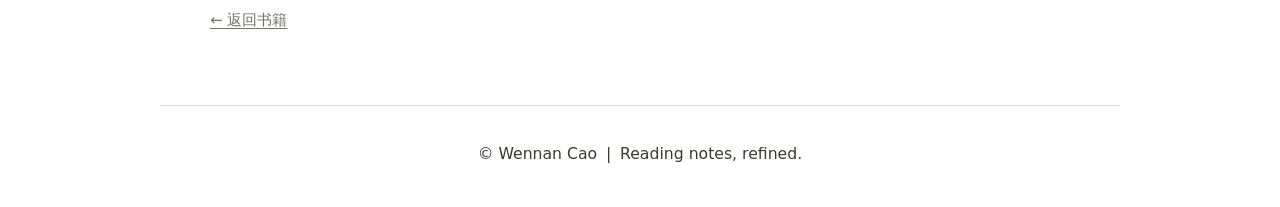
<file: notes/cards/quiet-consumption-revolution/index.html>
<!doctype html>
<html lang="zh-CN">
<head>
  <meta charset="utf-8">
  <meta name="viewport" content="width=device-width, initial-scale=1">
  <meta name="description" content="经济下行中的消费变化，不能只用“降级”解释。无印良品、优衣库、断舍离、百元店和中古文化共同指向一种更深的转向：消费从身份展示退回到功能、舒适、可持续和自我关系。">
  <meta property="og:title" content="反消费不是退化，而是生活价值的重新排序 / Wennan Cao">
  <meta property="og:description" content="经济下行中的消费变化，不能只用“降级”解释。无印良品、优衣库、断舍离、百元店和中古文化共同指向一种更深的转向：消费从身份展示退回到功能、舒适、可持续和自我关系。">
  <meta property="og:type" content="article">
  <meta property="og:url" content="https://wennancao.com/notes/cards/quiet-consumption-revolution/">
  <meta name="theme-color" content="#ffffff">
  <link rel="icon" href="/favicon.ico?v=20260706-cards" sizes="any">
  <title>反消费不是退化，而是生活价值的重新排序 / Wennan Cao</title>
  <link rel="stylesheet" href="/styles.css?v=20260711-source-full">
</head>
<body class="notes-page">
  <a class="skip-link" href="#content">跳到正文</a>
  <header class="site-header" aria-label="网站页眉">
    <nav class="top-links" aria-label="主导航"><a href="/">主页</a><a href="/notes/">观点卡</a></nav>
    <div class="language-switch" role="group" aria-label="语言"><button type="button" data-language="zh" aria-pressed="true">中</button><button type="button" data-language="en" aria-pressed="false">EN</button></div>
  </header>
  <main id="content" class="page-shell card-detail">
  <article>
    <header class="card-detail-header">
      <p class="eyebrow" data-lang="zh">观点卡</p><p class="eyebrow" data-lang="en" hidden>Knowledge card</p>
      <h1 data-lang="zh">反消费不是退化，而是生活价值的重新排序</h1><h1 data-lang="en" hidden>Anti-Consumption Is Not Regression, but a Reordering of Life Values</h1>
      <p class="card-deck" data-lang="zh">经济下行中的消费变化，不能只用“降级”解释。无印良品、优衣库、断舍离、百元店和中古文化共同指向一种更深的转向：消费从身份展示退回到功能、舒适、可持续和自我关系。</p><p class="card-deck" data-lang="en" hidden>Consumption changes in a downturn cannot be explained only as &quot;downgrading.&quot; Muji, Uniqlo, decluttering, 100-yen shops, and secondhand culture point to a deeper shift: consumption retreats from identity display toward function, comfort, sustainability, and one&#x27;s relationship with the self.</p>
      <ul class="card-tags"><li>消费转型</li><li>生活方式</li><li>低欲望</li><li>价值重估</li></ul>
    </header>
    <div class="card-prose" data-lang="zh">
      <section><h2>观点</h2><p>增长期的消费常常承担身份表达功能：买更贵的、更稀缺的、更能证明阶层位置的东西。泡沫破裂后，日本消费社会发生的静默革命，并不是人们突然不需要美好生活，而是“美好”的定义从外部展示转向内部适配。无印良品的“这样就好”、优衣库的功能主义、断舍离对物品关系的重写，都在削弱消费作为身份竞赛的意义。</p><p>这类变化容易被误读为贫穷带来的退让。实际上，它也包含一种主动选择：不再让物品占据生活的中心，不再把购买等同于自我升级。百元店和性价比消费满足的是“少花钱但不放弃秩序感”的需求；中古文化则让所有权变得更流动，物品不再必须作为身份勋章长期绑定个人。</p><p>当“拥有更多”不能带来安全感，消费就会转向更细的心理功能：降低负担、恢复控制、保留体面、寻找小而确定的快乐。所谓反消费，并不是退出生活，而是把消费从炫耀系统里拎出来，重新放回生活系统中。它关心的不是“这件东西说明了我是谁”，而是“它是否让当前的生活更可承受、更舒适、更像自己”。</p></section>
      <section class="takeaway"><h2>思考</h2><p>消费降级只是表层词，价值排序才是底层变化。当外部增长不再托底，物品会从身份语言变回生活工具。</p></section><blockquote><p>重要的不是你拥有多少，而是你享受什么。</p></blockquote>
    </div>
    <div class="card-prose" data-lang="en" hidden>
      <section><h2>Point</h2><p>In a growth period, consumption often serves as identity expression: buying things that are more expensive, more scarce, and more capable of proving class position. After the bubble burst, Japan&#x27;s quiet consumer revolution was not a sudden loss of desire for a good life. Rather, the definition of &quot;good&quot; moved from external display to internal fit. Muji&#x27;s &quot;this is enough,&quot; Uniqlo&#x27;s functionalism, and decluttering&#x27;s rewriting of the relationship with objects all weaken the role of consumption as status competition.</p><p>This change is easily misread as a retreat caused by poverty. In fact, it also contains an active choice: no longer letting objects occupy the center of life, and no longer equating purchase with self-upgrade. 100-yen shops and value-for-money consumption satisfy the desire to spend less without giving up a sense of order. Secondhand culture makes ownership more fluid, so objects no longer have to be permanently attached to a person as badges of identity.</p><p>When &quot;owning more&quot; can no longer bring security, consumption turns toward finer psychological functions: reducing burden, restoring control, preserving dignity, and finding small but certain pleasures. So-called anti-consumption is not an exit from life. It removes consumption from the system of display and returns it to the system of living. It cares less about &quot;what this object says about who I am&quot; and more about &quot;whether it makes present life more bearable, more comfortable, and more like oneself.&quot;</p></section>
      <section class="takeaway"><h2>Reflection</h2><p>Consumption downgrading is only the surface term. Reordered values are the deeper change. When external growth no longer provides support, objects shift from identity language back into tools for living.</p></section><blockquote><p>What matters is not how much you own, but what you enjoy.</p></blockquote>
    </div>
    <section class="source-list" aria-labelledby="sources-title"><h2 id="sources-title"><span data-lang="zh">来源</span><span data-lang="en" hidden>Sources</span></h2><section class="source-book"><p class="source-book-meta"><cite>《以日为镜：经济下行期穿越指南》</cite> · 王熙威</p><div class="source-chapters"><details class="source-chapter"><summary><span class="source-chapter-title">第五章 消费的静默革命 从优衣库到二次元的三十年转型</span><span class="source-count"><span data-lang="zh">2 条划线</span><span data-lang="en" hidden>2 highlights</span></span></summary><div class="source-excerpts"><p class="source-excerpt">它们不再强调“你拥有什么，你就是什么”，而是倡导“你如何生活，你就是什么”。</p><p class="source-excerpt">当经济增长不再是理所当然，当“拥有更多”不再能带来安全感时，一个社会和身处其中的普通人，将如何重新寻找生活的意义与幸福的坐标？</p></div></details><details class="source-chapter"><summary><span class="source-chapter-title">一 “反消费”的双生花：优衣库与无印良品的逆势绽放</span><span class="source-count"><span data-lang="zh">9 条划线</span><span data-lang="en" hidden>9 highlights</span></span></summary><div class="source-excerpts"><p class="source-excerpt">无印良品（MUJI）的诞生，比泡沫破裂还要早一些。1980年，它作为西友百货的自有品牌问世。当时的日本，正处于经济高速增长的尾声，社会上已经开始出现对过度消费和品牌崇拜的反思。无印良品的初衷，正是要剥离那些不必要的包装和品牌溢价，回归商品本身的功能。它的名字“Mujirushi Ryōhin”，意为“无品牌标志的优质商品”。最初，无印良品只有40种商品，主要是食品和日用品。它最著名的宣传语是“わけあって、安い”（有理由的便宜）。比如，它会出售因形状不规整而被筛选掉的香菇干，或者省略了漂白工序、呈现纸浆本色的笔记本。</p><p class="source-excerpt">无印良品真正意义上的崛起，是在进入90年代，经济泡沫彻底破裂之后。当整个社会开始捂紧钱袋，当人们从对“与众不同”的追求转向对“安心实用”的渴望时，无印良品的价值才被广泛地发现。</p><p class="source-excerpt">1989年，从西友独立出来的良品计画公司，开始全面执掌无印良品。设计师田中一光为无印良品注入了灵魂。他提出的“これでいい”（这样就好），成为无印良品区别于其他所有品牌的核心哲学。这句看似简单的话，背后却蕴含着深刻的洞察。在消费主义的语境里，品牌总是在诱导你“これがいい”（这个更好）。它们不断推出新品，告诉你现在拥有的已经过时，你需要更好的、更贵的、更能彰显你身份的东西。这是一种永无止境的欲望追逐。而“这样就好”，则是一种满足的、理性的、恰到好处的自我肯定。它代表着一种克制，一种对物品功能性的最大尊重。我需要的不是一个能向别人炫耀的杯子，而是一个能满足我喝水需求的、好用的、安全的杯子。如果这个杯子还能和我的家居环境融为一体，那就更好了。无印良品，恰好满足了这一切。</p><p class="source-excerpt">在他看来，一件衣服不应该是整体造型的“主角”，而应该是构成你个人风格的“零件”。你可以用一件优衣库的摇粒绒外套，搭配你自己的牛仔裤和运动鞋，创造出属于你自己的风格。这种理念，彻底将优衣库和那些贩卖“时尚”的品牌区分开来。为了加工出高品质的“零件”，优衣库做出了两个关键性的战略决策：第一，是SPA（Specialty store retailer of Private label Apparel）模式，即自有品牌服装专业零售商，从商品策划、设计、生产到销售，全部由自己掌控。这使得优衣库能够最大限度地控制成本和品质，并快速响应市场变化。第二，是“单品制胜”策略。优衣库不会像快时尚品牌那样，一季推出成千上万个款式。相反，它会集中资源，打造少数几个“爆款”单品。最经典的案例，莫过于1998年推出的摇粒绒（Fleece）系列。这种材质轻便、保暖、易干且价格便宜，一经推出就引爆了市场。当年，日本人几乎人手一件优衣库的摇粒绒外套，它成为国民级的服装。此后的Heattech保暖内衣、AIRism舒爽内衣，都延续了这一思路。优衣库的成功，本质上是一种工业化思维的胜利。它将服装从一种感性的、时尚的商品，变成了一种理性的、功能性的产品。它不关心你今天要去参加什么派对，它只关心你冷不冷、热不热、穿着舒不舒服。在整个社会都趋于务实和保守的年代，这种实际的关怀，反而赢得了最广泛的共鸣。</p><p class="source-excerpt">无印良品和优衣库，一个贩卖生活美学，一个贩卖功能主义；一个更像文科生，细腻、内敛，讲究“禅意”；一个更像理科生，直接、高效，崇尚“技术”。但它们的成功，都源于对时代精神的精准捕捉。</p><p class="source-excerpt">它们都看到了泡沫破裂后，日本人从“加法生活”到“减法生活”的转变。人们不再需要那么多华而不实的东西来装点门面，而是开始关注生活的本质。它们也都受益于一种“去中心化”的消费趋势。消费者不再盲从于权威和品牌，而是更相信自己的判断和体验。</p></div></details><details class="source-chapter"><summary><span class="source-chapter-title">二 从“买买买”到“断舍离”：一位主妇的哲学革命</span><span class="source-count"><span data-lang="zh">4 条划线</span><span data-lang="en" hidden>4 highlights</span></span></summary><div class="source-excerpts"><p class="source-excerpt">她将这种修行哲学，创造性地应用到了日常的家居整理中，并赋予了它全新的、更易于理解的含义：·断（Dan）：断绝想买回家但实际并不需要的东西。这是入口端的控制，在购买之前就进行思考和筛选。·舍（Sha）：舍弃家里泛滥的破烂。这是对存量的清理，把那些占据空间却不发挥作用的东西请出家门。·离（Ri）：脱离对物品的执念，处于游刃有余的自在空间。这是最终达到的精神状态，不再被物欲所困，获得内心的自由。“断舍离”的核心，是一场颠覆性的视角转换。在传统的整理术里，主角是物品，我们思考的是“这个东西还能用吗？”“这样收纳更省空间”。而在“断舍离”中，主角第一次变成了人——也就是“我”。思考的轴心，从物品变成了我与物品的关系。</p><p class="source-excerpt">需要问的问题不再是“这个东西还能不能用？”，而是“我现在需不需要用这个东西？”。无论一件东西多昂贵、多稀有、多有纪念意义，只要它对于现在的我来说是不需要、不合适、不舒服的，它就应该被舍弃。</p><p class="source-excerpt">“断舍离”给出了一个简单而直接的答案：重要的不是你拥有多少，而是你享受什么。</p></div></details><details class="source-chapter"><summary><span class="source-chapter-title">三 “拥有”的解体：共享 百元店与中古文化</span><span class="source-count"><span data-lang="zh">4 条划线</span><span data-lang="en" hidden>4 highlights</span></span></summary><div class="source-excerpts"><p class="source-excerpt">走进大创，就像走进一个巨大的生活杂货仓库。从厨房用品、文具、化妆品到零食、园艺工具，数万种商品，琳琅满目，而它们的价格标签，只有一个数字：100日元（消费税另算）。这种冲击力是巨大的。家庭主妇们在这里找到了“精打细算”的乐趣。她们会惊喜地发现，在百货公司卖500日元的陶瓷碗，这里只要100日元；在文具店卖300日元的笔记本，这里也只要100日元。虽然质量可能略有差异，但对于日常使用来说，已经绰绰有余。她们不再需要为买一个便宜东西而感到羞愧，相反，能在大创淘到物美价廉的好物，成了一种值得骄傲的持家能力。“每次逛大创，都像在寻宝。”</p><p class="source-excerpt">大创的成功，不仅仅在于低价，更在于它深刻地理解了经济下行周期里，人们那种“既想省钱，又不想放弃生活品质”的矛盾心理。它通过强大的全球采购和供应链管理能力，不断推出兼具设计感和实用性的商品，颠覆了“便宜没好货”的传统认知。它让消费变成了一场没有负担的游戏，一场充满惊喜的寻宝之旅。</p><p class="source-excerpt">这是一个奇妙的，甚至有些讽刺的循环。三十年前，日本人去巴黎、米兰，将LV、Chanel的货架扫购一空；三十年后，轮到中国人来到东京，将日本人卖掉的LV、Chanel买回家。历史在这里完成了一个轮回，只是舞台的中央，主角已经悄然互换。</p></div></details><details class="source-chapter"><summary><span class="source-chapter-title">三 相似的消费转型</span><span class="source-count"><span data-lang="zh">3 条划线</span><span data-lang="en" hidden>3 highlights</span></span></summary><div class="source-excerpts"><p class="source-excerpt">就业市场的变化，直接反映在人们的钱包上，并最终塑造了整个社会的消费景观。与日本“失去的三十年”中“消费降级”成为社会主题词相似，中国的消费市场也正在经历一场深刻的结构性转型。但简单的“降级”二字，远不足以概括这场变革的复杂性。在上海一家广告公司担任客户总监的陈静，如今最大的乐趣是每天晚上睡觉前刷一个小时的拼多多。她给我展示她的订单记录：9.9元包邮的手机数据线，15元一提（12包）的抽纸，还有从云南原产地直接发货的、比楼下水果店便宜一半的阳光玫瑰葡萄。“以前觉得用拼多多挺‘low’的，感觉是叔叔阿姨们才会用的东西。现在才发现是真的香，”</p><p class="source-excerpt">“我不是买不起更贵的东西，就是觉得没必要。省下来的钱，去健身房请个私教，或者周末飞去景德镇玩两天泥巴，不比买个牌子货强？”陈静的心态，代表了中国新一代消费者的崛起。他们不再迷信品牌溢价和华丽的营销辞令，而是追求极致的性价比，成为“精明的利己主义者”。这股浪潮，将拼多多这家成立不到十年的公司，推上了电商巨头的宝座，市值一度超越阿里巴巴。其C2M（用户直连制造）和社交拼团模式，砍掉了所有中间环节，将价格打到了最低[插图]。用户可以直接从工厂“订购”一件T恤，或者和邻居拼单一箱鸡蛋。这让人不禁想起日本经济泡沫破裂后崛起的百元店（如大创Daiso）和优衣库、无印良品等品牌。它们同样以“低价不低质”为核心，通过简化供应链、主打基础款、优化物流等方式，在经济下行周期中获得了巨大成功[插图]。拼多多在中国的崛起，与这些日本品牌在日本的盛行，背后是同一个逻辑：当消费者捂紧钱包，极致性价比就成了最大的吸引力。</p></div></details></div></section></section>
  </article>
  <p class="back-link"><a href="/notes/books/book-3300206286/"><span data-lang="zh">← 返回书籍</span><span data-lang="en" hidden>← Back to book</span></a></p>
</main>
  <footer class="site-footer"><p class="footer-signature"><span>© Wennan Cao</span><span class="footer-divider" aria-hidden="true">|</span><span>Reading notes, refined.</span></p></footer>
  <script src="/notes/notes.js?v=20260706-cards" defer></script>
</body>
</html>
</file>
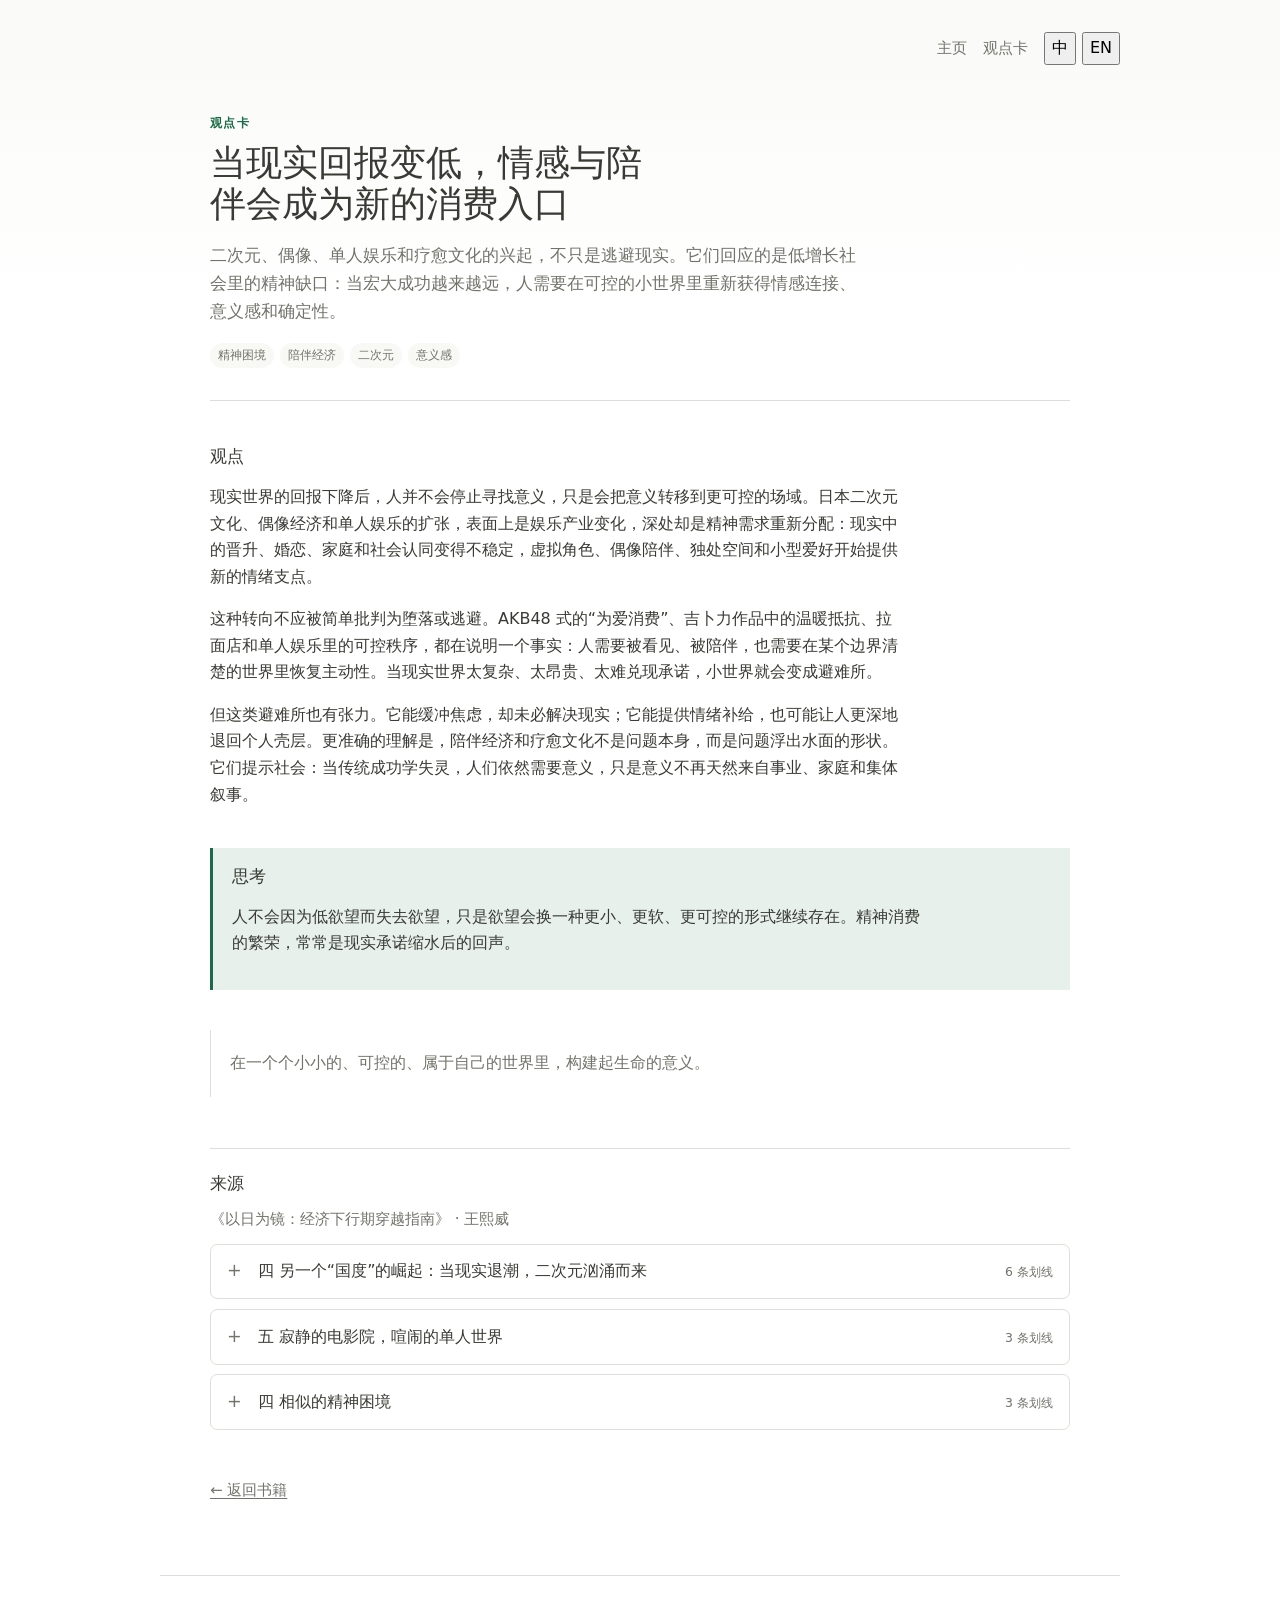
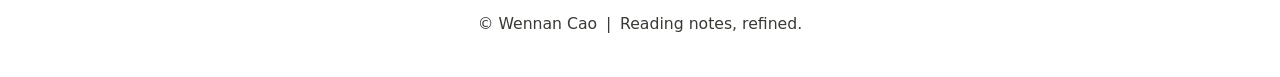
<file: notes/cards/reality-retreat-and-companion-economy/index.html>
<!doctype html>
<html lang="zh-CN">
<head>
  <meta charset="utf-8">
  <meta name="viewport" content="width=device-width, initial-scale=1">
  <meta name="description" content="二次元、偶像、单人娱乐和疗愈文化的兴起，不只是逃避现实。它们回应的是低增长社会里的精神缺口：当宏大成功越来越远，人需要在可控的小世界里重新获得情感连接、意义感和确定性。">
  <meta property="og:title" content="当现实回报变低，情感与陪伴会成为新的消费入口 / Wennan Cao">
  <meta property="og:description" content="二次元、偶像、单人娱乐和疗愈文化的兴起，不只是逃避现实。它们回应的是低增长社会里的精神缺口：当宏大成功越来越远，人需要在可控的小世界里重新获得情感连接、意义感和确定性。">
  <meta property="og:type" content="article">
  <meta property="og:url" content="https://wennancao.com/notes/cards/reality-retreat-and-companion-economy/">
  <meta name="theme-color" content="#ffffff">
  <link rel="icon" href="/favicon.ico?v=20260706-cards" sizes="any">
  <title>当现实回报变低，情感与陪伴会成为新的消费入口 / Wennan Cao</title>
  <link rel="stylesheet" href="/styles.css?v=20260711-source-full">
</head>
<body class="notes-page">
  <a class="skip-link" href="#content">跳到正文</a>
  <header class="site-header" aria-label="网站页眉">
    <nav class="top-links" aria-label="主导航"><a href="/">主页</a><a href="/notes/">观点卡</a></nav>
    <div class="language-switch" role="group" aria-label="语言"><button type="button" data-language="zh" aria-pressed="true">中</button><button type="button" data-language="en" aria-pressed="false">EN</button></div>
  </header>
  <main id="content" class="page-shell card-detail">
  <article>
    <header class="card-detail-header">
      <p class="eyebrow" data-lang="zh">观点卡</p><p class="eyebrow" data-lang="en" hidden>Knowledge card</p>
      <h1 data-lang="zh">当现实回报变低，情感与陪伴会成为新的消费入口</h1><h1 data-lang="en" hidden>When Reality Pays Less, Emotion and Companionship Become New Entrances to Consumption</h1>
      <p class="card-deck" data-lang="zh">二次元、偶像、单人娱乐和疗愈文化的兴起，不只是逃避现实。它们回应的是低增长社会里的精神缺口：当宏大成功越来越远，人需要在可控的小世界里重新获得情感连接、意义感和确定性。</p><p class="card-deck" data-lang="en" hidden>The rise of anime culture, idols, solo entertainment, and healing culture is not merely an escape from reality. It responds to a spiritual gap in a low-growth society: when grand success feels increasingly distant, people need to regain emotional connection, meaning, and certainty inside small, controllable worlds.</p>
      <ul class="card-tags"><li>精神困境</li><li>陪伴经济</li><li>二次元</li><li>意义感</li></ul>
    </header>
    <div class="card-prose" data-lang="zh">
      <section><h2>观点</h2><p>现实世界的回报下降后，人并不会停止寻找意义，只是会把意义转移到更可控的场域。日本二次元文化、偶像经济和单人娱乐的扩张，表面上是娱乐产业变化，深处却是精神需求重新分配：现实中的晋升、婚恋、家庭和社会认同变得不稳定，虚拟角色、偶像陪伴、独处空间和小型爱好开始提供新的情绪支点。</p><p>这种转向不应被简单批判为堕落或逃避。AKB48 式的“为爱消费”、吉卜力作品中的温暖抵抗、拉面店和单人娱乐里的可控秩序，都在说明一个事实：人需要被看见、被陪伴，也需要在某个边界清楚的世界里恢复主动性。当现实世界太复杂、太昂贵、太难兑现承诺，小世界就会变成避难所。</p><p>但这类避难所也有张力。它能缓冲焦虑，却未必解决现实；它能提供情绪补给，也可能让人更深地退回个人壳层。更准确的理解是，陪伴经济和疗愈文化不是问题本身，而是问题浮出水面的形状。它们提示社会：当传统成功学失灵，人们依然需要意义，只是意义不再天然来自事业、家庭和集体叙事。</p></section>
      <section class="takeaway"><h2>思考</h2><p>人不会因为低欲望而失去欲望，只是欲望会换一种更小、更软、更可控的形式继续存在。精神消费的繁荣，常常是现实承诺缩水后的回声。</p></section><blockquote><p>在一个个小小的、可控的、属于自己的世界里，构建起生命的意义。</p></blockquote>
    </div>
    <div class="card-prose" data-lang="en" hidden>
      <section><h2>Point</h2><p>When returns in the real world decline, people do not stop looking for meaning. They move meaning into more controllable domains. The expansion of Japanese anime culture, idol economics, and solo entertainment may look like a change in the entertainment industry, but underneath it is a redistribution of spiritual needs. As promotion, romance, family, and social recognition become unstable in the real world, fictional characters, idol companionship, private spaces, and small hobbies begin to provide new emotional anchors.</p><p>This turn should not be simply condemned as decline or escape. AKB48-style spending &quot;for love,&quot; the warm resistance in Studio Ghibli&#x27;s works, and the controllable order of ramen shops and solo entertainment all point to one fact: people need to be seen and accompanied, and they also need to recover agency inside a world with clear boundaries. When the real world is too complex, too expensive, and too unreliable in its promises, small worlds become shelters.</p><p>Yet these shelters carry tension. They can buffer anxiety, but may not solve reality. They can provide emotional supplies, but may also make people retreat further into private shells. A more accurate understanding is that companion economies and healing culture are not the problem itself. They are the shape through which the problem surfaces. They remind society that when traditional success narratives fail, people still need meaning; it simply no longer comes automatically from career, family, or collective stories.</p></section>
      <section class="takeaway"><h2>Reflection</h2><p>People do not lose desire because they become &quot;low-desire.&quot; Desire survives in smaller, softer, more controllable forms. The prosperity of spiritual consumption is often the echo of shrinking promises in reality.</p></section><blockquote><p>In small, controllable worlds of their own, people build the meaning of life.</p></blockquote>
    </div>
    <section class="source-list" aria-labelledby="sources-title"><h2 id="sources-title"><span data-lang="zh">来源</span><span data-lang="en" hidden>Sources</span></h2><section class="source-book"><p class="source-book-meta"><cite>《以日为镜：经济下行期穿越指南》</cite> · 王熙威</p><div class="source-chapters"><details class="source-chapter"><summary><span class="source-chapter-title">四 另一个“国度”的崛起：当现实退潮，二次元汹涌而来</span><span class="source-count"><span data-lang="zh">6 条划线</span><span data-lang="en" hidden>6 highlights</span></span></summary><div class="source-excerpts"><p class="source-excerpt">2005年，一个名为AKB48的女子偶像团体的出现，将这种“为爱消费”的模式推向了极致。她们的专属剧场，就开在秋叶原一栋商场的八楼。这群女孩，不像电视上那些光芒四射、遥不可及的明星。她们几乎每天都在这个小小的剧场里表演，歌声和舞蹈都略显笨拙。但她们的核心理念是——“可以见面的偶像”。 “纸片人”的温度：虚拟偶像与恋爱幻想 在经济下行、少子化和老龄化初现端倪的背景下，年轻人对于恋爱、婚姻的态度变得前所未有的复杂和退缩。现实中的亲密关系，意味着责任、压力和不可控的变数。而AKB48的出现，提供了一种完美的替代品：一种安全、可控，并且投入与回报完全成正比的“虚拟亲密关系”。粉丝们通过购买CD获得“握手券”，可以在活动上与自己支持的偶像握手几十秒。他们购买印有选票的单曲CD，为自己喜欢的成员投票，决定她在团队中的位置。每一次消费，都能直接转化为偶像的笑容和更高的排名。这不再是单向的崇拜，而是一种“养成”的参与感。粉丝们感觉自己像制作人一样，用自己的金钱和爱，将一个邻家女孩一步步推向星光的顶端。这种掌控感和情感回报，在充满不确定性的现实世界里，是何其珍贵。AKB48的成功，是“宅文化”商业模式的集大成者。它将虚拟的情感，精准地量化为了实实在在的GDP。而在这背后，是更深层次的社会心态变迁。当现实中的人际关系变得稀薄，人们开始从“纸片人”身上寻求情感的温度。从20世纪80年代末开始流行的Galgame（美少女游戏），到如今被称为“二次元老婆”的动漫角色，这种虚拟恋爱文化，为无数逃避现实复杂性的男性，提供了一个完美的避风港。游戏里的女孩，永远温柔、体贴，她们的喜怒哀乐都围绕着玩家展开，没有现实中女性的复杂情绪和物质要求。玩家可以通过选择不同的对话选项，轻易地获得她们的好感，达成“Happy End”。</p><p class="source-excerpt">然而，并非所有的创作者都沉浸在这种“内向”的探索中。在一片“丧”文化和“宅”文化的浪潮里，有一座灯塔，始终散发着温暖而坚定的光芒。那就是由宫崎骏和高畑勋创立的吉卜力工作室。当整个社会都在向内收缩时，吉卜力的作品，始终望向更广阔的世界。从《风之谷》中对人与自然关系的探讨，到《天空之城》中对技术与和平的反思，再到2001年上映、斩获柏林金熊奖的《千与千寻》，宫崎骏始终在用他那充满想象力的画笔，讲述着关于成长、勇敢和爱的普世故事。《千与千寻》的诞生，正值日本经济最暗淡的时期。影片中那个光怪陆离的神明世界，像极了现实中欲望横流的消费社会。千寻的父母因贪吃而变成了猪，象征着在泡沫经济中迷失的一代人</p><p class="source-excerpt">进入2010年，日本社会在经历了长期的停滞后，开始慢慢适应这种“低欲望”的状态。而新一代的年轻人，在看似佛系的外表下，内心深处依然涌动着对“意义”的渴望。此时，两部现象级的作品应运而生——《进击的巨人》和《鬼灭之刃》。</p><p class="source-excerpt">这两部作品，在某种程度上回归了热血与抗争的传统少年漫画主题。但它们的内核，却比父辈们看的《龙珠》要残酷和复杂得多。</p><p class="source-excerpt">《鬼灭之刃》则讲述了一个少年在家人被鬼杀害后，为了让变成鬼的妹妹变回人类而踏上斩鬼之路的故事。支撑他战斗下去的，不再是“拯救世界”的宏大理想，而是“守护家人”这个最朴素的情感羁绊。</p></div></details><details class="source-chapter"><summary><span class="source-chapter-title">五 寂静的电影院，喧闹的单人世界</span><span class="source-count"><span data-lang="zh">3 条划线</span><span data-lang="en" hidden>3 highlights</span></span></summary><div class="source-excerpts"><p class="source-excerpt">甚至是被视为日本国民娱乐的Pachinko（弹珠机），也渐渐失去了光环。在鼎盛时期，Pachinko店的喧闹和烟雾，是城市活力的象征。但如今，走进一家Pachinko店，看到更多的是面无表情的老人，他们日复一日地坐在那里，盯着不断下落的钢珠，仿佛在消磨余下的生命。这项娱乐，越来越多地与孤独、老龄化和社会孤立等问题联系在一起。这些传统娱乐场所的衰落，标志着一个时代的结束。那种基于“集体”和“在场”的广场式狂欢，正在被一种更私密、更个人、更原子化的娱乐方式所取代。日本社会，像一块巨大的冰，正在悄然碎裂成无数个独立的个体。</p><p class="source-excerpt">让我们回到开篇时那个面试失败的年轻人健司。三十年过去了，他或许已经成为一名普通的中年职员。某个周五的晚上，他没有去参加公司的酒局，而是走进了一家被隔板隔开的拉面店，点了一碗浓厚的豚骨拉面。他一边吃着面，一边用手机看着最新一季的动漫。晚饭后，他可能会走进一家单人卡拉OK，点上一首20世纪90年代的老歌，在小小的包厢里，对着屏幕，声嘶力竭地吼上几句。他的世界，是喧闹的，也是寂静的。他的生活，是丰富的，也是孤独的。他像这个时代无数的日本人一样，在现实的约束和虚拟的丰盛之间，找到了一种微妙的平衡。他们不再追求一个宏大的、被社会定义的幸福，而是在一个个小小的、可控的、属于自己的世界里，构建起生命的意义。这三十年的故事，没有英雄，没有史诗，只有无数普通人在时代的浪潮下，各自选择的，活下去的方式。</p></div></details><details class="source-chapter"><summary><span class="source-chapter-title">四 相似的精神困境</span><span class="source-count"><span data-lang="zh">3 条划线</span><span data-lang="en" hidden>3 highlights</span></span></summary><div class="source-excerpts"><p class="source-excerpt">从《去有风的地方》这类展现田园牧歌式生活的影视剧，到角落生物、线条小狗这类可爱呆萌的卡通形象，再到“吸猫”“撸狗”成为年轻人的生活日常，人们在这些“无用”的美好事物中，寻找着情感的慰藉和压力的释放。这种文化的本质，是在一个充满不确定性的宏大世界里，抓住那些微小而确定的幸福感。这与日本“治愈系”文化产生的社会背景几乎完全一样——当宏大叙事失色，个体的情感和感受便成为最重要的事。从关心“我们”到关心“我”，这是一个社会从青春期走向成熟期的必然转变。</p><p class="source-excerpt">无论是“躺平”的消极抵抗，还是“疗愈”的积极自救，背后都指向了同一个精神母题：在一个高速运转、充满不确定性的社会里，个体如何安顿自身？当外部的坐标系变得模糊，当传统的成功学范式失灵，人们只能回到内心，去寻找新的意义感和价值感。中国社会正在经历的这场精神层面的转型，日本在三十年前已经走过。只是，中国的探索之路，因为互联网的加持，显得更加喧嚣、多元，也更加充满了商业化的气息。打开小红书，你可以看到无数个博主在分享自己的禅修体验，但紧接着可能就是一个疗愈课程的广告链接。精神的探索，也成了一门可以被量化和售卖的生意。</p></div></details></div></section></section>
  </article>
  <p class="back-link"><a href="/notes/books/book-3300206286/"><span data-lang="zh">← 返回书籍</span><span data-lang="en" hidden>← Back to book</span></a></p>
</main>
  <footer class="site-footer"><p class="footer-signature"><span>© Wennan Cao</span><span class="footer-divider" aria-hidden="true">|</span><span>Reading notes, refined.</span></p></footer>
  <script src="/notes/notes.js?v=20260706-cards" defer></script>
</body>
</html>
</file>
<file: styles.css>
:root {
  color-scheme: light;
  --bg: #ffffff;
  --fg: #393a34;
  --muted: #73736b;
  --soft: #efefeb;
  --soft-bg: #f8f8f5;
  --hairline: #deded7;
  --accent: #1c6b48;
  --accent-soft: #e7f0eb;
  --selection: #dfe9e3;
  --max-width: 960px;
}

* {
  box-sizing: border-box;
}

html {
  scroll-behavior: smooth;
}

body {
  min-height: 100vh;
  margin: 0;
  background: var(--bg);
  color: var(--fg);
  font-family:
    "Geist",
    "Inter",
    ui-sans-serif,
    system-ui,
    -apple-system,
    BlinkMacSystemFont,
    "Segoe UI",
    sans-serif;
  font-size: 16px;
  line-height: 1.66;
  letter-spacing: 0;
}

::selection {
  background: var(--selection);
}

a {
  color: var(--accent);
  text-decoration-line: underline;
  text-decoration-thickness: 1px;
  text-underline-offset: 0.18em;
  transition:
    color 160ms ease,
    text-decoration-color 160ms ease,
    background-color 160ms ease;
}

a:hover {
  color: #124a32;
  text-decoration-color: transparent;
}

button {
  font: inherit;
}

.skip-link {
  position: absolute;
  top: 1rem;
  left: 1rem;
  z-index: 10;
  transform: translateY(-160%);
  background: var(--fg);
  color: var(--bg);
  padding: 0.45rem 0.65rem;
  text-decoration: none;
}

.skip-link:focus {
  transform: translateY(0);
}

.site-header,
.page-shell,
.site-footer {
  width: min(calc(100% - 32px), var(--max-width));
  margin-inline: auto;
}

.site-header {
  display: flex;
  align-items: center;
  justify-content: flex-end;
  gap: 1rem;
  padding-block: 2rem 3rem;
}

.top-links {
  display: flex;
  align-items: center;
  gap: 1rem;
  color: var(--muted);
  font-size: 0.92rem;
}

.top-links a {
  color: inherit;
  text-decoration-color: transparent;
}

.top-links a:hover {
  color: var(--accent);
}

.language-switch {
  display: inline-flex;
  align-items: center;
  gap: 0.35rem;
  color: #a2a29a;
  white-space: nowrap;
}

.language-option {
  border: 0;
  padding: 0;
  background: transparent;
  color: var(--muted);
  cursor: pointer;
  text-decoration-line: underline;
  text-decoration-color: transparent;
  text-decoration-thickness: 1px;
  text-underline-offset: 0.18em;
}

.language-option:hover,
.language-option.is-active {
  color: var(--accent);
  text-decoration-color: currentColor;
}

.page-shell {
  display: grid;
  grid-template-columns: minmax(0, 2fr) minmax(220px, 1fr);
  gap: 4rem;
  align-items: start;
}

.main-column,
.side-column {
  min-width: 0;
}

h1,
h2,
p {
  overflow-wrap: anywhere;
}

h1 {
  margin: 0;
  color: var(--fg);
  font-size: 2.22rem;
  font-weight: 520;
  line-height: 1.18;
}

h2 {
  margin: 3.25rem 0 1.05rem;
  color: var(--fg);
  font-size: 1.05rem;
  font-weight: 560;
  line-height: 1.3;
}

h2 a {
  color: inherit;
  text-decoration: none;
}

h2 a:hover {
  color: var(--accent);
}

.prose-section:first-of-type h2,
.about-panel h2 {
  margin-top: 0;
}

.archive-list {
  display: grid;
  gap: 0.95rem;
  list-style: none;
  margin: 0;
  padding-left: 0;
}

.archive-list li {
  position: relative;
  padding-left: 1rem;
}

.archive-list li::before {
  position: absolute;
  top: 0.78em;
  left: 0;
  width: 3px;
  height: 3px;
  border-radius: 999px;
  background: #b9bab2;
  content: "";
}

.archive-list strong {
  font-weight: 610;
}

.archive-list .meta {
  color: #9a9a91;
}

.archive-list p {
  margin: 0.16rem 0 0;
  color: var(--muted);
}

.research-list {
  gap: 0.8rem;
}

.research-intro {
  margin: 1.8rem 0 0.8rem;
  color: var(--muted);
}

.compact-list {
  gap: 0.5rem;
}

.credentials-divider {
  margin: 1.6rem 0;
  border: 0;
  border-top: 1px solid var(--soft);
}

.credentials-section .archive-list {
  color: var(--muted);
}

.honors-list {
  gap: 0.62rem;
}

.side-column {
  position: sticky;
  top: 2rem;
}

.about-panel {
  color: var(--muted);
}

.about-panel h2 {
  color: var(--fg);
}

.avatar {
  float: left;
  display: block;
  width: 5rem;
  height: 5rem;
  margin: 0.2rem 1.15rem 0.5rem 0;
  border: 1px solid #e2e2dc;
  border-radius: 999px;
  object-fit: cover;
  object-position: 50% 24%;
}

.about-copy p {
  margin-block: 0 1.1rem;
}

.about-panel hr {
  clear: both;
  margin: 1.4rem 0 1.1rem;
  border: 0;
  border-top: 1px solid var(--soft);
}

.social-links {
  color: var(--muted);
}

.social-links a {
  color: inherit;
}

.social-links a:hover {
  color: var(--accent);
}

.site-footer {
  display: grid;
  place-items: center;
  margin-top: 4.5rem;
  padding-block: 2.2rem 2.5rem;
  border-top: 1px solid var(--hairline);
  color: var(--fg);
  font-size: 0.98rem;
  font-weight: 520;
  text-align: center;
}

.notes-page .page-shell {
  display: block;
  max-width: 860px;
}

.notes-page {
  background:
    linear-gradient(180deg, rgba(248, 248, 245, 0.86), rgba(255, 255, 255, 0) 19rem),
    var(--bg);
}

.notes-page .intro {
  margin-bottom: 2.8rem;
}

.notes-lede {
  max-width: 62ch;
  margin: 0.85rem 0 0;
  color: var(--muted);
}

.notes-index {
  margin-top: 2.4rem;
}

.notes-index h2 {
  margin-top: 0;
}

.notes-index .archive-list {
  grid-template-columns: repeat(auto-fit, minmax(230px, 1fr));
  gap: 1rem;
}

.notes-index .archive-list li {
  min-height: 13rem;
  padding: 1.05rem 1.05rem 1.12rem;
  border: 1.5px solid rgba(188, 194, 184, 0.9);
  border-radius: 8px;
  background:
    linear-gradient(180deg, rgba(255, 255, 255, 0.86), rgba(255, 255, 255, 0.54)),
    rgba(255, 255, 255, 0.72);
  box-shadow:
    inset 0 1px 0 rgba(255, 255, 255, 0.92),
    inset 0 0 0 1px rgba(255, 255, 255, 0.42),
    0 14px 34px rgba(42, 46, 38, 0.075),
    0 1px 2px rgba(42, 46, 38, 0.06);
  backdrop-filter: blur(14px) saturate(1.08);
  -webkit-backdrop-filter: blur(14px) saturate(1.08);
  transition:
    border-color 160ms ease,
    background-color 160ms ease,
    box-shadow 160ms ease,
    transform 160ms ease;
}

.notes-index .archive-list li::before {
  content: none;
}

.notes-index .archive-list li:hover {
  border-color: rgba(28, 107, 72, 0.42);
  background-color: rgba(255, 255, 255, 0.86);
  box-shadow:
    inset 0 1px 0 rgba(255, 255, 255, 0.96),
    inset 0 0 0 1px rgba(255, 255, 255, 0.54),
    0 18px 46px rgba(42, 46, 38, 0.1),
    0 1px 3px rgba(42, 46, 38, 0.07);
  transform: translateY(-1px);
}

.notes-index .archive-list strong,
.notes-index .archive-list .meta,
.notes-index .archive-list p {
  display: block;
}

.notes-index .archive-list .meta {
  margin-top: 0.42rem;
}

.notes-index .archive-list p {
  margin-top: 0.75rem;
}

.sr-only {
  position: absolute;
  width: 1px;
  height: 1px;
  padding: 0;
  margin: -1px;
  overflow: hidden;
  clip: rect(0, 0, 0, 0);
  white-space: nowrap;
  border: 0;
}

.notes-hero {
  max-width: 720px;
}

.eyebrow,
.card-kicker {
  margin: 0 0 0.55rem;
  color: var(--accent);
  font-size: 0.76rem;
  font-weight: 700;
  letter-spacing: 0.12em;
  text-transform: uppercase;
}

.card-controls {
  display: grid;
  gap: 0.9rem;
  margin: 2.4rem 0 1.35rem;
}

.card-controls input {
  width: min(100%, 34rem);
  padding: 0.72rem 0.88rem;
  border: 1px solid var(--hairline);
  border-radius: 7px;
  background: rgba(255, 255, 255, 0.88);
  color: var(--fg);
  font: inherit;
  outline: none;
}

.card-controls input:focus {
  border-color: rgba(28, 107, 72, 0.62);
  box-shadow: 0 0 0 3px rgba(28, 107, 72, 0.09);
}

.tag-filters {
  display: flex;
  flex-wrap: wrap;
  gap: 0.5rem;
}

.tag-filter {
  padding: 0.28rem 0.7rem;
  border: 1px solid var(--hairline);
  border-radius: 999px;
  background: var(--bg);
  color: var(--muted);
  cursor: pointer;
}

.tag-filter:hover,
.tag-filter.is-active {
  border-color: var(--accent);
  background: var(--accent-soft);
  color: var(--accent);
}

.knowledge-grid {
  display: grid;
  grid-template-columns: repeat(auto-fit, minmax(min(100%, 270px), 1fr));
  gap: 1rem;
}

.book-grid {
  grid-template-columns: 1fr;
}

.knowledge-card {
  min-width: 0;
}

.knowledge-card-link {
  display: flex;
  min-height: 16rem;
  height: 100%;
  flex-direction: column;
  padding: 1.2rem;
  border: 1px solid rgba(188, 194, 184, 0.9);
  border-radius: 9px;
  background: rgba(255, 255, 255, 0.76);
  box-shadow: 0 12px 34px rgba(42, 46, 38, 0.065);
  color: var(--fg);
  text-decoration: none;
  transition: transform 160ms ease, border-color 160ms ease, box-shadow 160ms ease;
}

.knowledge-card-link:hover {
  border-color: rgba(28, 107, 72, 0.45);
  color: var(--fg);
  box-shadow: 0 18px 46px rgba(42, 46, 38, 0.1);
  transform: translateY(-2px);
}

.book-card-link {
  min-height: 13rem;
}

.knowledge-card h2 {
  margin: 0;
  font-size: 1.16rem;
  line-height: 1.4;
}

.knowledge-card p {
  margin: 0.72rem 0 1rem;
  color: var(--muted);
}

.book-card h2 {
  font-size: 1.28rem;
}

.book-author {
  margin: 0.35rem 0 0;
  color: #98988f;
  font-size: 0.9rem;
}

.card-tags {
  display: flex;
  flex-wrap: wrap;
  gap: 0.38rem;
  padding: 0;
  margin: auto 0 0;
  list-style: none;
}

.card-tags li {
  padding: 0.18rem 0.5rem;
  border-radius: 999px;
  background: var(--soft-bg);
  color: var(--muted);
  font-size: 0.76rem;
}

.card-source {
  margin-top: 0.7rem;
  color: #98988f;
  font-size: 0.78rem;
}

.book-count {
  margin-top: 0.85rem;
  color: var(--accent);
  font-size: 0.82rem;
  font-weight: 650;
}

.notes-empty {
  padding: 2rem;
  border: 1px dashed var(--hairline);
  border-radius: 8px;
  color: var(--muted);
  text-align: center;
}

.card-detail {
  max-width: 760px;
}

.card-detail-header {
  padding-bottom: 2rem;
  border-bottom: 1px solid var(--hairline);
}

.card-detail-header h1 {
  max-width: 20ch;
}

.card-deck {
  max-width: 62ch;
  color: var(--muted);
  font-size: 1.05rem;
}

.card-detail-header .card-tags {
  margin-top: 1rem;
}

.card-prose {
  margin-top: 2.8rem;
}

.card-prose section + section {
  margin-top: 2.5rem;
}

.card-prose h2,
.source-list h2 {
  margin: 0 0 0.75rem;
  font-size: 1.05rem;
}

.card-prose p {
  max-width: 68ch;
}

.card-prose .takeaway {
  padding: 1.1rem 1.2rem;
  border-left: 3px solid var(--accent);
  background: var(--accent-soft);
}

.card-prose blockquote {
  margin: 2.5rem 0 0;
  padding: 0.25rem 0 0.25rem 1.2rem;
  border-left: 1px solid var(--hairline);
  color: var(--muted);
  font-family: ui-serif, Georgia, "Times New Roman", serif;
}

.source-list {
  margin-top: 3.2rem;
  padding-top: 1.5rem;
  border-top: 1px solid var(--hairline);
}

.source-book + .source-book {
  margin-top: 1.75rem;
}

.source-book-meta {
  margin: 0 0 0.75rem;
  color: var(--muted);
  font-size: 0.94rem;
}

.source-book-meta cite {
  color: var(--ink);
  font-style: normal;
}

.source-chapters {
  display: grid;
  gap: 0.6rem;
}

.source-chapter {
  border: 1px solid var(--hairline);
  border-radius: 0.45rem;
  background: #fff;
}

.source-chapter summary {
  display: flex;
  align-items: baseline;
  justify-content: space-between;
  gap: 1rem;
  padding: 0.85rem 1rem;
  cursor: pointer;
  line-height: 1.65;
  list-style: none;
}

.source-chapter summary::-webkit-details-marker {
  display: none;
}

.source-chapter summary::before {
  content: "+";
  flex: 0 0 auto;
  color: var(--muted);
  font-size: 1.1rem;
  line-height: 1;
}

.source-chapter[open] summary::before {
  content: "−";
}

.source-chapter-title {
  flex: 1 1 auto;
  color: var(--ink);
}

.source-count {
  flex: 0 0 auto;
  color: var(--muted);
  font-size: 0.78rem;
  white-space: nowrap;
}

.source-excerpts {
  padding: 0 1rem 1rem 2.9rem;
}

.source-excerpt {
  margin: 0;
  color: var(--muted);
  line-height: 1.75;
  font-size: 0.94rem;
  font-family: ui-serif, Georgia, "Times New Roman", serif;
}

.source-excerpt + .source-excerpt {
  margin-top: 0.9rem;
  padding-top: 0.9rem;
  border-top: 1px solid var(--hairline);
}

.back-link {
  margin-top: 3rem;
  color: var(--muted);
  font-size: 0.94rem;
}

.back-link a {
  color: inherit;
}

.back-link a:hover {
  color: var(--accent);
}

.site-footer p {
  margin: 0;
}

.footer-signature {
  display: flex;
  width: 100%;
  justify-content: center;
  align-items: baseline;
  gap: 0.55rem;
  flex-wrap: wrap;
  text-align: center;
}

.last-updated {
  margin-left: 0.25rem;
}

@media (max-width: 760px) {
  .site-header {
    align-items: flex-start;
    padding-block: 1.4rem 2.25rem;
  }

  .top-links {
    flex-wrap: wrap;
    justify-content: flex-start;
    row-gap: 0.45rem;
  }

  .page-shell {
    grid-template-columns: 1fr;
    gap: 3.2rem;
  }

  .side-column {
    position: static;
  }

  h1 {
    font-size: 1.85rem;
  }
}

@media (max-width: 520px) {
  .site-header,
  .page-shell,
  .site-footer {
    width: min(calc(100% - 28px), var(--max-width));
  }

  .site-header {
    justify-content: flex-start;
  }

  .top-links {
    justify-content: flex-start;
    gap: 0.78rem;
    font-size: 0.9rem;
  }

  h2 {
    margin-top: 2.6rem;
  }

  .site-footer {
    margin-top: 3.5rem;
    padding-block: 1.8rem 2rem;
    font-size: 0.92rem;
  }

  .footer-divider {
    display: none;
  }

  .footer-signature {
    flex-direction: column;
    align-items: center;
    gap: 0.15rem;
  }
}
</file>
